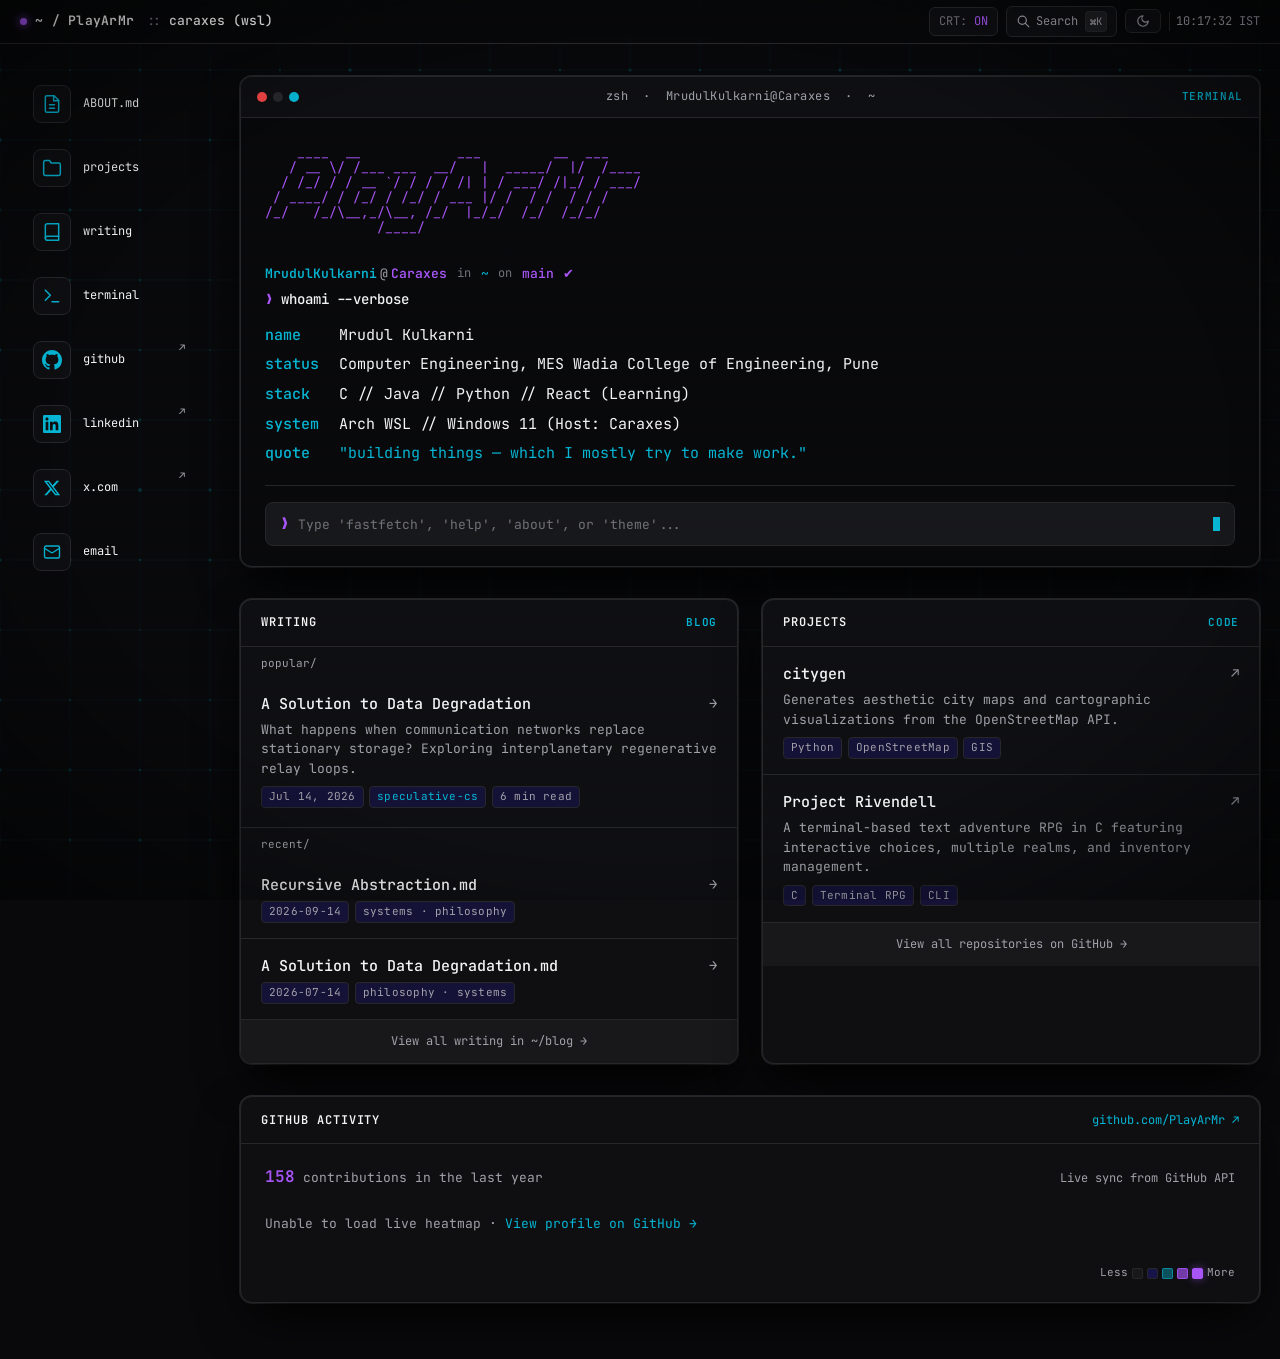
<file: index.html>
<!DOCTYPE html>
<html lang="en" data-theme="dark">
<head>
  <meta charset="UTF-8">
  <meta name="viewport" content="width=device-width, initial-scale=1.0">
  
  <title>Mrudul Kulkarni (@PlayArMr) — Portfolio</title>
  <meta name="description" content="Personal portfolio of Mrudul Kulkarni (@PlayArMr). Computer Engineering student, developer, and builder.">
  <meta name="author" content="Mrudul Kulkarni">

  <!-- Open Graph / Social Sharing -->
  <meta property="og:type" content="website">
  <meta property="og:url" content="https://mrudulkulkarni.vercel.app/">
  <meta property="og:title" content="Mrudul Kulkarni (@PlayArMr) — Portfolio">
  <meta property="og:description" content="Cyberpunk terminal &amp; desktop portfolio inspired by Max Leiter. Built with vanilla HTML/CSS/JS.">
  <meta property="og:site_name" content="PlayArMr Portfolio">

  <!-- Twitter Cards -->
  <meta name="twitter:card" content="summary">
  <meta name="twitter:creator" content="@PlayArMr2">
  <meta name="twitter:title" content="Mrudul Kulkarni (@PlayArMr) — Portfolio">
  <meta name="twitter:description" content="Cyberpunk terminal &amp; desktop portfolio inspired by Max Leiter.">

  <!-- Favicon -->
  <link rel="icon" href="data:image/svg+xml,<svg xmlns='http://www.w3.org/2000/svg' viewBox='0 0 24 24' fill='%2300f0ff'><text y='18' font-size='18' font-family='monospace'>❯_</text></svg>">

  <!-- Pre-apply theme from localStorage to avoid FOUC -->
  <script>
    (function() {
      try {
        const saved = localStorage.getItem('playarmr-theme') || 'dark';
        document.documentElement.setAttribute('data-theme', saved);
      } catch(e) {}
    })();
  </script>

  <link rel="stylesheet" href="./shared.css">
</head>
<body class="crt-active">

  <!-- ── Constellation Grid Ambient Background ───────────────────────────── -->
  <canvas id="constellation-grid-canvas" class="constellation-grid-canvas" aria-hidden="true"></canvas>

  <!-- ── Top Menubar (Max Leiter Style) ─────────────────────────────────── -->
  <header class="menubar" role="banner">
    <div class="menubar-left">
      <div class="menubar-brand">
        <span class="status-dot" aria-label="System status online"></span>
        <span>~ / PlayArMr</span>
      </div>
      <span class="breadcrumbs" aria-label="Breadcrumb">
        <span class="sep">::</span>
        <span class="current">caraxes (wsl)</span>
      </span>
    </div>

    <div class="menubar-right">
      <button class="menubar-btn" id="crt-toggle-btn" onclick="window.PlayArMr.toggleCRT()" title="Toggle CRT scanline shaders">
        <span style="opacity:0.7">CRT:</span> <span style="color:var(--green)">ON</span>
      </button>

      <button class="menubar-btn" onclick="window.PlayArMr.openPalette()" title="Search &amp; Commands (⌘K / Ctrl+K)">
        <svg width="13" height="13" viewBox="0 0 16 16" fill="none" stroke="currentColor" stroke-width="1.5" aria-hidden="true">
          <circle cx="6.5" cy="6.5" r="5"></circle>
          <line x1="10" y1="10" x2="15" y2="15"></line>
        </svg>
        <span>Search</span>
        <span class="kbd-shortcut">⌘K</span>
      </button>

      <button class="menubar-btn" onclick="window.PlayArMr.toggleTheme()" title="Toggle Dark/Light Theme" aria-label="Toggle Theme">
        <svg id="theme-icon" width="14" height="14" viewBox="0 0 24 24" fill="none" stroke="currentColor" stroke-width="2" stroke-linecap="round" stroke-linejoin="round" aria-hidden="true">
          <path d="M12 3a6 6 0 0 0 9 9 9 9 0 1 1-9-9Z"></path>
        </svg>
      </button>

      <time class="menubar-clock" id="menubar-clock">--:--:-- IST</time>
    </div>
  </header>

  <!-- ── Desktop Content Layout ─────────────────────────────────────────── -->
  <div class="desktop-wrapper">
    <div class="desktop-layout">

      <!-- Left Desktop Applications Navigation -->
      <nav class="desktop-apps" aria-label="Desktop Applications">
        <button class="app-icon" onclick="window.PlayArMr.openAboutModal()" title="View ABOUT.md">
          <div class="app-icon-symbol">
            <svg width="20" height="20" viewBox="0 0 24 24" fill="none" stroke="currentColor" stroke-width="1.8" stroke-linecap="round" stroke-linejoin="round">
              <path d="M14.5 2H6a2 2 0 0 0-2 2v16a2 2 0 0 0 2 2h12a2 2 0 0 0 2-2V7.5L14.5 2z"></path>
              <polyline points="14 2 14 8 20 8"></polyline>
              <line x1="9" y1="13" x2="15" y2="13"></line>
              <line x1="9" y1="17" x2="15" y2="17"></line>
            </svg>
          </div>
          <span class="app-icon-label">ABOUT.md</span>
        </button>

        <a class="app-icon" href="#projects-widget" title="View Projects">
          <div class="app-icon-symbol">
            <svg width="20" height="20" viewBox="0 0 24 24" fill="none" stroke="currentColor" stroke-width="1.8" stroke-linecap="round" stroke-linejoin="round">
              <path d="M22 19a2 2 0 0 1-2 2H4a2 2 0 0 1-2-2V5a2 2 0 0 1 2-2h5l2 3h9a2 2 0 0 1 2 2z"></path>
            </svg>
          </div>
          <span class="app-icon-label">projects</span>
        </a>

        <a class="app-icon" href="./page2.html" title="View Blog Posts">
          <div class="app-icon-symbol">
            <svg width="20" height="20" viewBox="0 0 24 24" fill="none" stroke="currentColor" stroke-width="1.8" stroke-linecap="round" stroke-linejoin="round">
              <path d="M4 19.5A2.5 2.5 0 0 1 6.5 17H20"></path>
              <path d="M6.5 2H20v20H6.5A2.5 2.5 0 0 1 4 19.5v-15A2.5 2.5 0 0 1 6.5 2z"></path>
            </svg>
          </div>
          <span class="app-icon-label">writing</span>
        </a>

        <button class="app-icon" onclick="focusCli()" title="Interactive CLI Terminal">
          <div class="app-icon-symbol">
            <svg width="20" height="20" viewBox="0 0 24 24" fill="none" stroke="currentColor" stroke-width="1.8" stroke-linecap="round" stroke-linejoin="round">
              <polyline points="4 17 10 11 4 5"></polyline>
              <line x1="12" y1="19" x2="20" y2="19"></line>
            </svg>
          </div>
          <span class="app-icon-label">terminal</span>
        </button>

        <a class="app-icon" href="https://github.com/PlayArMr" target="_blank" rel="noopener noreferrer" title="GitHub Profile">
          <div class="app-icon-symbol">
            <svg width="20" height="20" viewBox="0 0 24 24" fill="currentColor">
              <path d="M12 0C5.37 0 0 5.37 0 12c0 5.31 3.435 9.795 8.205 11.385.6.105.825-.255.825-.57 0-.285-.015-1.23-.015-2.235-3.015.555-3.795-.735-4.035-1.41-.135-.345-.72-1.41-1.23-1.695-.42-.225-1.02-.78-.015-.795.945-.015 1.62.87 1.845 1.23 1.08 1.815 2.805 1.305 3.495.99.105-.78.42-1.305.765-1.605-2.67-.3-5.46-1.335-5.46-5.925 0-1.305.465-2.385 1.23-3.225-.12-.3-.54-1.53.12-3.18 0 0 1.005-.315 3.3 1.23.96-.27 1.98-.405 3-.405s2.04.135 3 .405c2.295-1.56 3.3-1.23 3.3-1.23.66 1.65.24 2.88.12 3.18.765.84 1.23 1.905 1.23 3.225 0 4.605-2.805 5.625-5.475 5.925.435.375.81 1.095.81 2.22 0 1.605-.015 2.895-.015 3.3 0 .315.225.69.825.57A12.02 12.02 0 0 0 24 12c0-6.63-5.37-12-12-12z"/>
            </svg>
          </div>
          <span class="app-icon-label">github</span>
          <span class="app-icon-ext">↗</span>
        </a>

        <a class="app-icon" href="https://linkedin.com/in/kulkarni-mrudul" target="_blank" rel="noopener noreferrer" title="LinkedIn Profile">
          <div class="app-icon-symbol">
            <svg width="18" height="18" viewBox="0 0 24 24" fill="currentColor">
              <path d="M20.447 20.452h-3.554v-5.569c0-1.328-.027-3.037-1.852-3.037-1.853 0-2.136 1.445-2.136 2.939v5.667H9.351V9h3.414v1.561h.046c.477-.9 1.637-1.85 3.37-1.85 3.601 0 4.267 2.37 4.267 5.455v6.286zM5.337 7.433c-1.144 0-2.063-.926-2.063-2.065 0-1.138.92-2.063 2.063-2.063 1.14 0 2.064.925 2.064 2.063 0 1.139-.925 2.065-2.064 2.065zm1.782 13.019H3.555V9h3.564v11.452zM22.225 0H1.771C.792 0 0 .774 0 1.729v20.542C0 23.227.792 24 1.771 24h20.451C23.2 24 24 23.227 24 22.271V1.729C24 .774 23.2 0 22.222 0h.003z"/>
            </svg>
          </div>
          <span class="app-icon-label">linkedin</span>
          <span class="app-icon-ext">↗</span>
        </a>

        <a class="app-icon" href="https://x.com/PlayArMr2" target="_blank" rel="noopener noreferrer" title="X / Twitter Profile">
          <div class="app-icon-symbol">
            <svg width="18" height="18" viewBox="0 0 24 24" fill="currentColor">
              <path d="M18.244 2.25h3.308l-7.227 8.26 8.502 11.24H16.17l-5.214-6.817L4.99 21.75H1.68l7.73-8.835L1.254 2.25H8.08l4.713 6.231zm-1.161 17.52h1.833L7.084 4.126H5.117z"/>
            </svg>
          </div>
          <span class="app-icon-label">x.com</span>
          <span class="app-icon-ext">↗</span>
        </a>

        <button class="app-icon" onclick="window.PlayArMr.copyEmail()" title="Copy Email Address">
          <div class="app-icon-symbol">
            <svg width="18" height="18" viewBox="0 0 24 24" fill="none" stroke="currentColor" stroke-width="1.8" stroke-linecap="round" stroke-linejoin="round">
              <rect width="20" height="16" x="2" y="4" rx="2"></rect>
              <path d="m22 7-8.97 5.7a1.94 1.94 0 0 1-2.06 0L2 7"></path>
            </svg>
          </div>
          <span class="app-icon-label">email</span>
        </button>
      </nav>

      <!-- Main Desktop Workspace (Widgets & Cards) -->
      <main class="desktop-workspace" role="main">

        <!-- ── Card 1: Hero Terminal (Glitch ASCII & whoami & Interactive CLI) ── -->
        <section class="window-card hero-terminal" id="terminal-widget" aria-label="Terminal Session">
          <div class="window-header">
            <div class="window-dots">
              <span class="window-dot red"></span>
              <span class="window-dot yellow"></span>
              <span class="window-dot green"></span>
            </div>
            <div class="window-title">zsh &nbsp;·&nbsp; MrudulKulkarni@Caraxes &nbsp;·&nbsp; ~</div>
            <span class="window-tag">terminal</span>
          </div>

          <div class="window-body">
            <!-- Glitch ASCII Banner -->
            <div class="ascii-container">
              <pre class="ascii-art" aria-label="PlayArMr ASCII Logo" data-ascii="    ____  __            ___         __  ___    
   / __ \/ /___ ___  __/   |  _____/  |/  /____
  / /_/ / / __ `/ / / / /| | / ___/ /|_/ / ___/
 / ____/ / /_/ / /_/ / ___ |/ /  / /  / / /    
/_/   /_/\__,_/\__, /_/  |_/_/  /_/  /_/_/     
              /____/                           ">    ____  __            ___         __  ___    
   / __ \/ /___ ___  __/   |  _____/  |/  /____
  / /_/ / / __ `/ / / / /| | / ___/ /|_/ / ___/
 / ____/ / /_/ / /_/ / ___ |/ /  / /  / / /    
/_/   /_/\__,_/\__, /_/  |_/_/  /_/  /_/_/     
              /____/                           </pre>
            </div>

            <!-- Starship Prompt -->
            <div class="prompt-group">
              <div class="prompt-line-top">
                <span class="prompt-segment">
                  <span class="seg-user">MrudulKulkarni</span><span class="seg-at">@</span><span class="seg-host">Caraxes</span>
                </span>
                <span class="seg-in">in</span>
                <span class="prompt-segment">
                  <span class="seg-dir">~</span>
                </span>
                <span class="seg-in">on</span>
                <span class="prompt-segment">
                  <span class="seg-branch">main</span>
                </span>
                <span class="seg-ok" title="Exit code 0">✔</span>
              </div>
              <div class="prompt-cmd-line">
                <span class="prompt-arrow">❯</span>
                <span class="prompt-cmd">whoami --verbose</span>
              </div>
            </div>

            <!-- Profile Info Grid -->
            <div class="whoami-grid">
              <span class="whoami-key">name</span>
              <span class="whoami-val">Mrudul Kulkarni</span>

              <span class="whoami-key">status</span>
              <span class="whoami-val">Computer Engineering, MES Wadia College of Engineering, Pune</span>

              <span class="whoami-key">stack</span>
              <span class="whoami-val">C // Java // Python // React (Learning)</span>

              <span class="whoami-key">system</span>
              <span class="whoami-val">Arch WSL // Windows 11 (Host: Caraxes)</span>

              <span class="whoami-key">quote</span>
              <span class="whoami-val" style="color:var(--yellow);">&quot;building things — which I mostly try to make work.&quot;</span>
            </div>

            <hr class="terminal-divider">

            <!-- Interactive CLI Prompt -->
            <div class="interactive-cli">
              <span class="prompt-arrow">❯</span>
              <input type="text" id="cli-input" placeholder="Type 'fastfetch', 'help', 'about', or 'theme'..." autocomplete="off" spellcheck="false">
              <span class="cursor-blink"></span>
            </div>
            <div class="cli-output" id="cli-output"></div>
          </div>
        </section>

        <!-- ── Cards Grid (Writing & Projects - Max Leiter Style) ────────────── -->
        <div class="widgets-grid">

          <!-- ── Card 2: Writing Widget ── -->
          <section class="window-card" id="writing-widget" aria-label="Writing and Blog Posts">
            <div class="widget-card-header">
              <h2 class="widget-title">Writing</h2>
              <span class="window-tag">blog</span>
            </div>

            <div class="widget-subtitle">popular/</div>
            <ul class="widget-list">
              <li class="widget-item">
                <a class="widget-item-link" href="./a-solution-to-data-degradation.html">
                  <div class="widget-item-head">
                    <h3 class="widget-item-title">A Solution to Data Degradation</h3>
                    <span class="widget-item-arrow">→</span>
                  </div>
                  <p class="widget-item-desc">What happens when communication networks replace stationary storage? Exploring interplanetary regenerative relay loops.</p>
                  <div class="widget-tags">
                    <span class="tag-pill">Jul 14, 2026</span>
                    <span class="tag-pill" style="color:var(--cyan)">speculative-cs</span>
                    <span class="tag-pill">6 min read</span>
                  </div>
                </a>
              </li>
            </ul>

            <div class="widget-subtitle" style="border-top: 1px solid var(--border-subtle); margin-top: 0.25rem;">recent/</div>
            <ul class="widget-list">
              <li class="widget-item">
                <a class="widget-item-link" href="./recursive-abstraction.html">
                  <div class="widget-item-head">
                    <h3 class="widget-item-title">Recursive Abstraction.md</h3>
                    <span class="widget-item-arrow">→</span>
                  </div>
                  <div class="widget-tags">
                    <span class="tag-pill">2026-09-14</span>
                    <span class="tag-pill">systems &middot; philosophy</span>
                  </div>
                </a>
              </li>
              <li class="widget-item">
                <a class="widget-item-link" href="./a-solution-to-data-degradation.html">
                  <div class="widget-item-head">
                    <h3 class="widget-item-title">A Solution to Data Degradation.md</h3>
                    <span class="widget-item-arrow">→</span>
                  </div>
                  <div class="widget-tags">
                    <span class="tag-pill">2026-07-14</span>
                    <span class="tag-pill">philosophy &middot; systems</span>
                  </div>
                </a>
              </li>
            </ul>

            <a class="widget-footer-link" href="./page2.html">
              View all writing in ~/blog &rarr;
            </a>
          </section>

          <!-- ── Card 3: Projects Widget ── -->
          <section class="window-card" id="projects-widget" aria-label="Featured Projects">
            <div class="widget-card-header">
              <h2 class="widget-title">Projects</h2>
              <span class="window-tag">code</span>
            </div>

            <ul class="widget-list">
              <li class="widget-item">
                <a class="widget-item-link" href="https://github.com/PlayArMr/citygen" target="_blank" rel="noopener noreferrer">
                  <div class="widget-item-head">
                    <h3 class="widget-item-title">citygen</h3>
                    <span class="widget-item-arrow">↗</span>
                  </div>
                  <p class="widget-item-desc">Generates aesthetic city maps and cartographic visualizations from the OpenStreetMap API.</p>
                  <div class="widget-tags">
                    <span class="tag-pill">Python</span>
                    <span class="tag-pill">OpenStreetMap</span>
                    <span class="tag-pill">GIS</span>
                  </div>
                </a>
              </li>

              <li class="widget-item">
                <a class="widget-item-link" href="https://github.com/PlayArMr/Project_Rivendell" target="_blank" rel="noopener noreferrer">
                  <div class="widget-item-head">
                    <h3 class="widget-item-title">Project Rivendell</h3>
                    <span class="widget-item-arrow">↗</span>
                  </div>
                  <p class="widget-item-desc">A terminal-based text adventure RPG in C featuring interactive choices, multiple realms, and inventory management.</p>
                  <div class="widget-tags">
                    <span class="tag-pill">C</span>
                    <span class="tag-pill">Terminal RPG</span>
                    <span class="tag-pill">CLI</span>
                  </div>
                </a>
              </li>
            </ul>

            <a class="widget-footer-link" href="https://github.com/PlayArMr" target="_blank" rel="noopener noreferrer">
              View all repositories on GitHub &rarr;
            </a>
          </section>

        </div>

        <!-- ── Card 4: GitHub Activity Heatmap ── -->
        <section class="window-card heatmap-widget" id="github-widget" aria-label="GitHub Contributions">
          <div class="widget-card-header">
            <h2 class="widget-title">GitHub Activity</h2>
            <a href="https://github.com/PlayArMr" target="_blank" rel="noopener noreferrer" style="font-size: 0.75rem; color: var(--cyan);">
              github.com/PlayArMr ↗
            </a>
          </div>

          <div class="window-body">
            <div class="heatmap-summary">
              <div>
                <strong id="github-count">--</strong> contributions in the last year
              </div>
              <div style="font-size: 0.75rem; color: var(--fg-dim);">
                Live sync from GitHub API
              </div>
            </div>

            <div class="heatmap-container" id="github-heatmap-container">
              <div style="color:var(--fg-dim); font-size:0.8125rem; padding: 0.5rem 0;" id="github-status">
                Fetching verified contribution graph...
              </div>
            </div>

            <div class="heatmap-legend">
              <span>Less</span>
              <span class="heat-cell" data-level="0"></span>
              <span class="heat-cell" data-level="1"></span>
              <span class="heat-cell" data-level="2"></span>
              <span class="heat-cell" data-level="3"></span>
              <span class="heat-cell" data-level="4"></span>
              <span>More</span>
            </div>
          </div>
        </section>

      </main>
    </div>
  </div>

  <!-- ── Command Palette Modal (⌘K / Ctrl+K) ────────────────────────────── -->
  <div id="palette-overlay" class="palette-overlay" role="dialog" aria-modal="true" aria-label="Command Palette">
    <div class="palette-modal">
      <div class="palette-input-wrap">
        <svg width="16" height="16" viewBox="0 0 16 16" fill="none" stroke="currentColor" stroke-width="1.8" style="color:var(--cyan)">
          <circle cx="6.5" cy="6.5" r="5"></circle>
          <line x1="10" y1="10" x2="15" y2="15"></line>
        </svg>
        <input type="text" id="palette-input" class="palette-input" placeholder="Search posts, projects, or commands..." autocomplete="off" spellcheck="false">
        <span class="kbd-shortcut" style="color:var(--fg-dim); font-size:0.75rem;">ESC to exit</span>
      </div>
      <div id="palette-results" class="palette-results"></div>
    </div>
  </div>

  <!-- ── About Modal (ABOUT.md) ─────────────────────────────────────────── -->
  <div id="about-modal-overlay" class="about-modal-overlay" role="dialog" aria-modal="true" aria-label="About Me">
    <div class="about-modal">
      <div class="window-header">
        <div class="window-dots">
          <span class="window-dot red" onclick="window.PlayArMr.closeAboutModal()" style="cursor:pointer;" title="Close"></span>
          <span class="window-dot yellow"></span>
          <span class="window-dot green"></span>
        </div>
        <div class="window-title">cat ~/ABOUT.md</div>
        <button onclick="window.PlayArMr.closeAboutModal()" style="color:var(--fg-dim); font-size:1rem; cursor:pointer;" title="Close">✕</button>
      </div>
      <div class="about-content">
        <h2>About Mrudul Kulkarni</h2>
        <p>I am a Computer Engineering student at <strong>MES Wadia College of Engineering, Pune</strong>, with a passion for low-level systems, developer tooling, and creative computing.</p>
        <p>Most of my time is spent experimenting with <strong>C</strong>, <strong>Java</strong>, and <strong>Python</strong>, building everything from terminal text engines to OpenStreetMap geodata utilities, while diving into modern web frontend architecture with React.</p>
        <p>Beyond code, I am fascinated by philosophy, linguistics, and speculative fiction — particularly the idea of treating data and networks not merely as static infrastructure, but as living physical processes in motion.</p>
        <hr class="terminal-divider">
        <p style="font-size:0.8125rem; color:var(--fg-dim);">
          Reach out: <a href="#" data-email-target class="article-accent">loading email...</a> &bull;
          <a href="https://github.com/PlayArMr" target="_blank" rel="noopener noreferrer" class="article-accent">github.com/PlayArMr ↗</a>
        </p>
      </div>
    </div>
  </div>

  <!-- Shared JavaScript Engine -->
  <script src="./shared.js"></script>

  <!-- Page-specific Interactive Scripts -->
  <script>
    function focusCli() {
      const input = document.getElementById('cli-input');
      if (input) {
        input.focus();
        input.scrollIntoView({ behavior: 'smooth', block: 'center' });
      }
    }

    // Interactive Terminal CLI Logic
    (function initTerminalCLI() {
      const input = document.getElementById('cli-input');
      const output = document.getElementById('cli-output');
      if (!input || !output) return;

      const history = [];
      let historyIdx = -1;

      input.addEventListener('keydown', (e) => {
        if (e.key === 'Enter') {
          const raw = input.value.trim();
          input.value = '';
          if (!raw) return;
          history.push(raw);
          historyIdx = history.length;
          handleCommand(raw);
        } else if (e.key === 'ArrowUp') {
          if (historyIdx > 0) {
            historyIdx--;
            input.value = history[historyIdx];
          }
        } else if (e.key === 'ArrowDown') {
          if (historyIdx < history.length - 1) {
            historyIdx++;
            input.value = history[historyIdx];
          } else {
            historyIdx = history.length;
            input.value = '';
          }
        }
      });

      function handleCommand(cmd) {
        const parts = cmd.split(' ').filter(Boolean);
        const action = parts[0].toLowerCase();
        output.classList.add('active');

        let res = '';
        switch (action) {
          case 'help':
            res = `<div style="color:var(--cyan)">Available commands:</div>
            <div>&bull; <strong>fastfetch</strong>: Display system specifications &amp; host stats</div>
            <div>&bull; <strong>help</strong>: Show this message</div>
            <div>&bull; <strong>whoami</strong>: Display system &amp; user profile</div>
            <div>&bull; <strong>about</strong> / <strong>cat about</strong>: Read ABOUT.md in modal</div>
            <div>&bull; <strong>projects</strong> / <strong>ls</strong>: View software projects</div>
            <div>&bull; <strong>posts</strong> / <strong>blog</strong>: View written articles</div>
            <div>&bull; <strong>theme</strong>: Toggle light / dark theme</div>
            <div>&bull; <strong>crt</strong>: Toggle CRT scanlines</div>
            <div>&bull; <strong>date</strong>: Print current time in IST</div>
            <div>&bull; <strong>contact</strong>: Show email address</div>
            <div>&bull; <strong>clear</strong>: Clear terminal history</div>
            <div>&bull; <strong>matrix</strong>: Wake up, Neo...</div>`;
            break;

          case 'fastfetch':
          case 'neofetch':
          case 'fetch':
            res = `
            <div class="fastfetch-container">
              <pre class="fastfetch-logo" aria-hidden="true"><span style="color:var(--cyan)">      /\\
     /  \\
    /\\   \\
   /      \\
</span><span style="color:var(--blue)">  /   ,,   \\
 /   |  |  -\\
/_-''    ''-_\\</span></pre>
              <div class="fastfetch-info">
                <div><span style="color:var(--cyan); font-weight:700;">MrudulKulkarni</span><span style="color:var(--fg-dim);">@</span><span style="color:var(--purple); font-weight:700;">Caraxes</span></div>
                <div style="color:var(--border-subtle); line-height:1; margin-bottom:4px;">---------------------</div>
                <div><span class="ff-key">OS:</span> <span class="ff-val">Arch Linux x86_64</span></div>
                <div><span class="ff-key">Host:</span> <span class="ff-val">Caraxes Workstation (Custom Build)</span></div>
                <div><span class="ff-key">Kernel:</span> <span class="ff-val">Linux 6.10.9-zen1-1-zen</span></div>
                <div><span class="ff-key">Uptime:</span> <span class="ff-val">23 days, 14 hours, 42 mins</span></div>
                <div><span class="ff-key">Packages:</span> <span class="ff-val">1142 (pacman), 28 (cargo)</span></div>
                <div><span class="ff-key">Shell:</span> <span class="ff-val">zsh 5.9</span></div>
                <div><span class="ff-key">Display:</span> <span class="ff-val">2560x1440 @ 165Hz</span></div>
                <div><span class="ff-key">DE/WM:</span> <span class="ff-val">Hyprland (Wayland)</span></div>
                <div><span class="ff-key">Theme:</span> <span class="ff-val">PlayArMr Cyberpunk / Retro Workstation</span></div>
                <div><span class="ff-key">Terminal:</span> <span class="ff-val">PlayArMr-WebCLI / kitty</span></div>
                <div><span class="ff-key">CPU:</span> <span class="ff-val">AMD Ryzen 7 5800X (16) @ 4.70GHz</span></div>
                <div><span class="ff-key">GPU:</span> <span class="ff-val">NVIDIA GeForce RTX 3070 Ti</span></div>
                <div><span class="ff-key">Memory:</span> <span class="ff-val">14.2 GiB / 32.0 GiB (44%)</span></div>
                <div style="margin-top:6px; line-height:1;">
                  <span style="color:var(--muted)">███</span><span style="color:var(--secondary)">███</span><span style="color:var(--border)">███</span><span style="color:var(--destructive)">███</span><span style="color:var(--primary)">███</span><span style="color:var(--fg-dim)">███</span><span style="color:var(--fg)">███</span><span style="color:var(--primary)">███</span>
                </div>
                <div style="line-height:1;">
                  <span style="color:var(--bg-alt)">███</span><span style="color:var(--secondary)">███</span><span style="color:var(--border-subtle)">███</span><span style="color:var(--destructive)">███</span><span style="color:var(--accent)">███</span><span style="color:var(--fg-faint)">███</span><span style="color:var(--fg)">███</span><span style="color:var(--primary)">███</span>
                </div>
              </div>
            </div>`;
            break;

          case 'whoami':
            res = `<div style="color:var(--green)">Mrudul Kulkarni</div>
            <div>Computer Engineering @ MES Wadia College of Engineering, Pune</div>
            <div>Stack: C // Java // Python // React (Learning)</div>`;
            break;

          case 'cat':
            if (parts[1] && parts[1].toLowerCase().includes('about')) {
              window.PlayArMr.openAboutModal();
              res = `<div style="color:var(--cyan)">Opening ABOUT.md modal...</div>`;
            } else {
              res = `<div>cat: ${parts[1] || 'missing file'}: No such file or directory. Try 'cat about'.</div>`;
            }
            break;

          case 'about':
            window.PlayArMr.openAboutModal();
            res = `<div style="color:var(--cyan)">Opening ABOUT.md modal...</div>`;
            break;

          case 'projects':
          case 'ls':
            res = `<div style="color:var(--cyan)">Projects:</div>
            <div>1. <a href="https://github.com/PlayArMr/citygen" target="_blank" style="color:var(--yellow)">citygen</a> - OpenStreetMap vector/raster city map generator [Python]</div>
            <div>2. <a href="https://github.com/PlayArMr/Project_Rivendell" target="_blank" style="color:var(--yellow)">Project Rivendell</a> - Terminal interactive text RPG [C]</div>`;
            break;

          case 'posts':
          case 'blog':
            window.location.href = './page2.html';
            res = `<div style="color:var(--cyan)">Navigating to ~/blog...</div>`;
            break;

          case 'theme':
            window.PlayArMr.toggleTheme();
            res = `<div style="color:var(--cyan)">Theme switched.</div>`;
            break;

          case 'crt':
            window.PlayArMr.toggleCRT();
            res = `<div style="color:var(--cyan)">CRT scanlines toggled.</div>`;
            break;

          case 'date':
            res = `<div>${new Date().toUTCString()} (IST: ${document.getElementById('menubar-clock').textContent})</div>`;
            break;

          case 'contact':
          case 'email':
            window.PlayArMr.copyEmail();
            res = `<div style="color:var(--green)">Email: dev.playarmr@protonmail.com (Copied to clipboard!)</div>`;
            break;

          case 'clear':
            output.innerHTML = '';
            output.classList.remove('active');
            return;

          case 'matrix':
            res = `<div style="color:var(--green); font-family:monospace;">
            01010111 01100001 01101011 01100101 00100000 01110101 01110000 00101100 00100000 01001110 01100101 01101111 00101110 00101110 00101110<br>
            Follow the white rabbit. 🐇
            </div>`;
            break;

          case 'sudo':
            res = `<div style="color:var(--red)">Permission denied: You already have root access on Caraxes.</div>`;
            break;

          default:
            res = `<div style="color:var(--destructive)">zsh: command not found: ${parts[0]}. Type <span style="color:var(--primary)">'help'</span> for available commands.</div>`;
        }

        output.innerHTML = `
          <div style="margin-bottom:0.4rem;">
            <span style="color:var(--primary)">❯</span> <span style="color:var(--fg)">${cmd}</span>
          </div>
          <div style="margin-bottom:0.75rem; padding-left:0.75rem; border-left:2px solid var(--border);">${res}</div>
        `;
      }

      // Export runner so external UI (e.g. command palette or URL param) can trigger commands
      if (window.PlayArMr) {
        window.PlayArMr.runCliCommand = function (commandText) {
          focusCli();
          input.value = '';
          history.push(commandText);
          historyIdx = history.length;
          handleCommand(commandText);
          output.scrollIntoView({ behavior: 'smooth', block: 'nearest' });
        };
      }
    })();

    // Check for ?cmd=... in URL to automatically run on load
    (function checkUrlCommand() {
      const urlParams = new URLSearchParams(window.location.search);
      const initialCmd = urlParams.get('cmd');
      if (initialCmd && window.PlayArMr && typeof window.PlayArMr.runCliCommand === 'function') {
        setTimeout(() => {
          window.PlayArMr.runCliCommand(initialCmd);
        }, 150);
      }
    })();

    // GitHub Contribution Heatmap Fetcher (Accurate 52-week trailing calendar)
    (function initGitHubHeatmap() {
      const container = document.getElementById('github-heatmap-container');
      const countEl = document.getElementById('github-count');
      if (!container) return;

      const API = 'https://github-contributions-api.jogruber.de/v4/PlayArMr';

      fetch(API)
        .then(res => {
          if (!res.ok) throw new Error('API status ' + res.status);
          return res.json();
        })
        .then(data => {
          const list = Array.isArray(data.contributions) ? data.contributions.flat() : [];
          if (!list || list.length === 0) throw new Error('Empty contributions data');

          // Build O(1) map of date string -> contribution data
          const byDate = new Map(list.map(item => [item.date, item]));

          const today = new Date();
          today.setHours(0, 0, 0, 0);

          // Trailing 52 weeks aligned from Sunday to Saturday
          const first = new Date(today);
          first.setDate(first.getDate() - 364);
          first.setDate(first.getDate() - first.getDay()); // Sunday start

          const last = new Date(today);
          last.setDate(last.getDate() + (6 - last.getDay())); // Saturday end

          const days = [];
          for (let d = new Date(first); d <= last; d.setDate(d.getDate() + 1)) {
            days.push(new Date(d));
          }

          const weeks = Math.ceil(days.length / 7);

          // Calculate verified total for the trailing 365 days
          const oneYearAgo = new Date(today);
          oneYearAgo.setDate(oneYearAgo.getDate() - 365);

          let totalLastYear = 0;
          days.forEach(d => {
            if (d >= oneYearAgo && d <= today) {
              const y = d.getFullYear();
              const m = String(d.getMonth() + 1).padStart(2, '0');
              const day = String(d.getDate()).padStart(2, '0');
              const dateStr = `${y}-${m}-${day}`;
              const item = byDate.get(dateStr);
              if (item && item.count) {
                totalLastYear += Number(item.count);
              }
            }
          });

          if (countEl) countEl.textContent = totalLastYear;

          // Generate Month Labels
          const monthSpans = Array.from({ length: weeks }, (_, w) => {
            const d = days[w * 7];
            const prev = w > 0 ? days[(w - 1) * 7] : null;
            const isNewMonth = d && (!prev || d.getMonth() !== prev.getMonth());
            return `<span style="flex:1 0 0; min-width:14px; overflow:visible;">${isNewMonth ? d.toLocaleString('en-US', { month: 'short' }) : ''}</span>`;
          }).join('');

          // Generate Grid Cells
          const cellsHtml = days.map(d => {
            const isFuture = d > today;
            const y = d.getFullYear();
            const m = String(d.getMonth() + 1).padStart(2, '0');
            const day = String(d.getDate()).padStart(2, '0');
            const dateStr = `${y}-${m}-${day}`;

            if (isFuture) {
              return `<span class="heat-cell" data-future="true"></span>`;
            }

            const item = byDate.get(dateStr) || { count: 0, level: 0 };
            const count = Number(item.count || 0);
            const level = item.level !== undefined ? item.level : (count >= 10 ? 4 : count >= 5 ? 3 : count >= 2 ? 2 : count > 0 ? 1 : 0);
            const formattedDate = d.toLocaleDateString('en-US', { month: 'short', day: 'numeric', year: 'numeric' });
            const title = count === 0 ? `No contributions on ${formattedDate}` : `${count} contribution${count === 1 ? '' : 's'} on ${formattedDate}`;

            return `<span class="heat-cell" data-level="${level}" title="${title}" aria-label="${title}"></span>`;
          }).join('');

          // Inject full layout into container
          container.innerHTML = `
            <div class="heatmap-months">${monthSpans}</div>
            <div class="heatmap-body">
              <div class="heatmap-days" aria-hidden="true">
                <span></span>
                <span>Mon</span>
                <span></span>
                <span>Wed</span>
                <span></span>
                <span>Fri</span>
                <span></span>
              </div>
              <div class="heatmap-grid" style="grid-template-columns: repeat(${weeks}, 11px);">
                ${cellsHtml}
              </div>
            </div>
          `;
        })
        .catch(err => {
          console.warn('GitHub Graph fallback:', err);
          if (countEl) countEl.textContent = '158';
          container.innerHTML = `
            <div style="font-size:0.8125rem; color:var(--fg-dim); padding:0.5rem 0;">
              Unable to load live heatmap &middot; <a href="https://github.com/PlayArMr" target="_blank" rel="noopener noreferrer" style="color:var(--cyan)">View profile on GitHub &rarr;</a>
            </div>
          `;
        });
    })();
  </script>
</body>
</html>
</file>
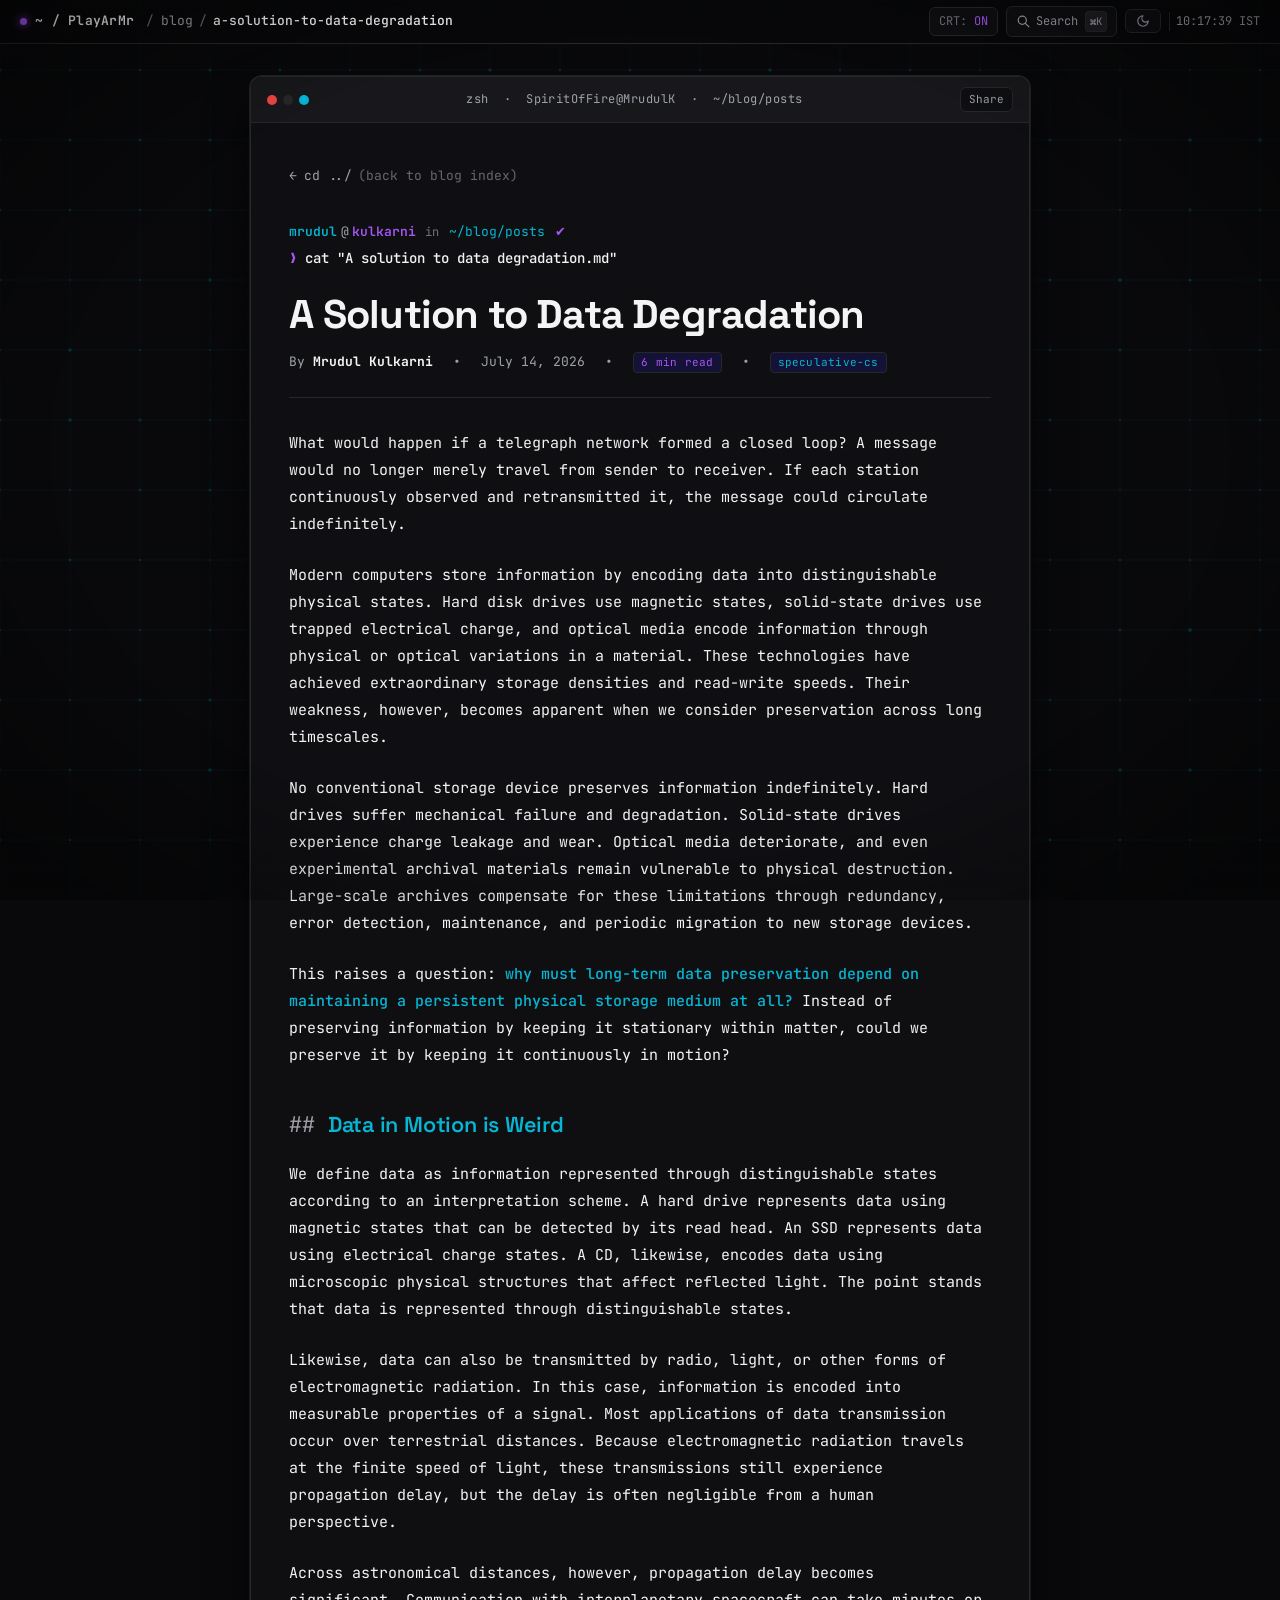
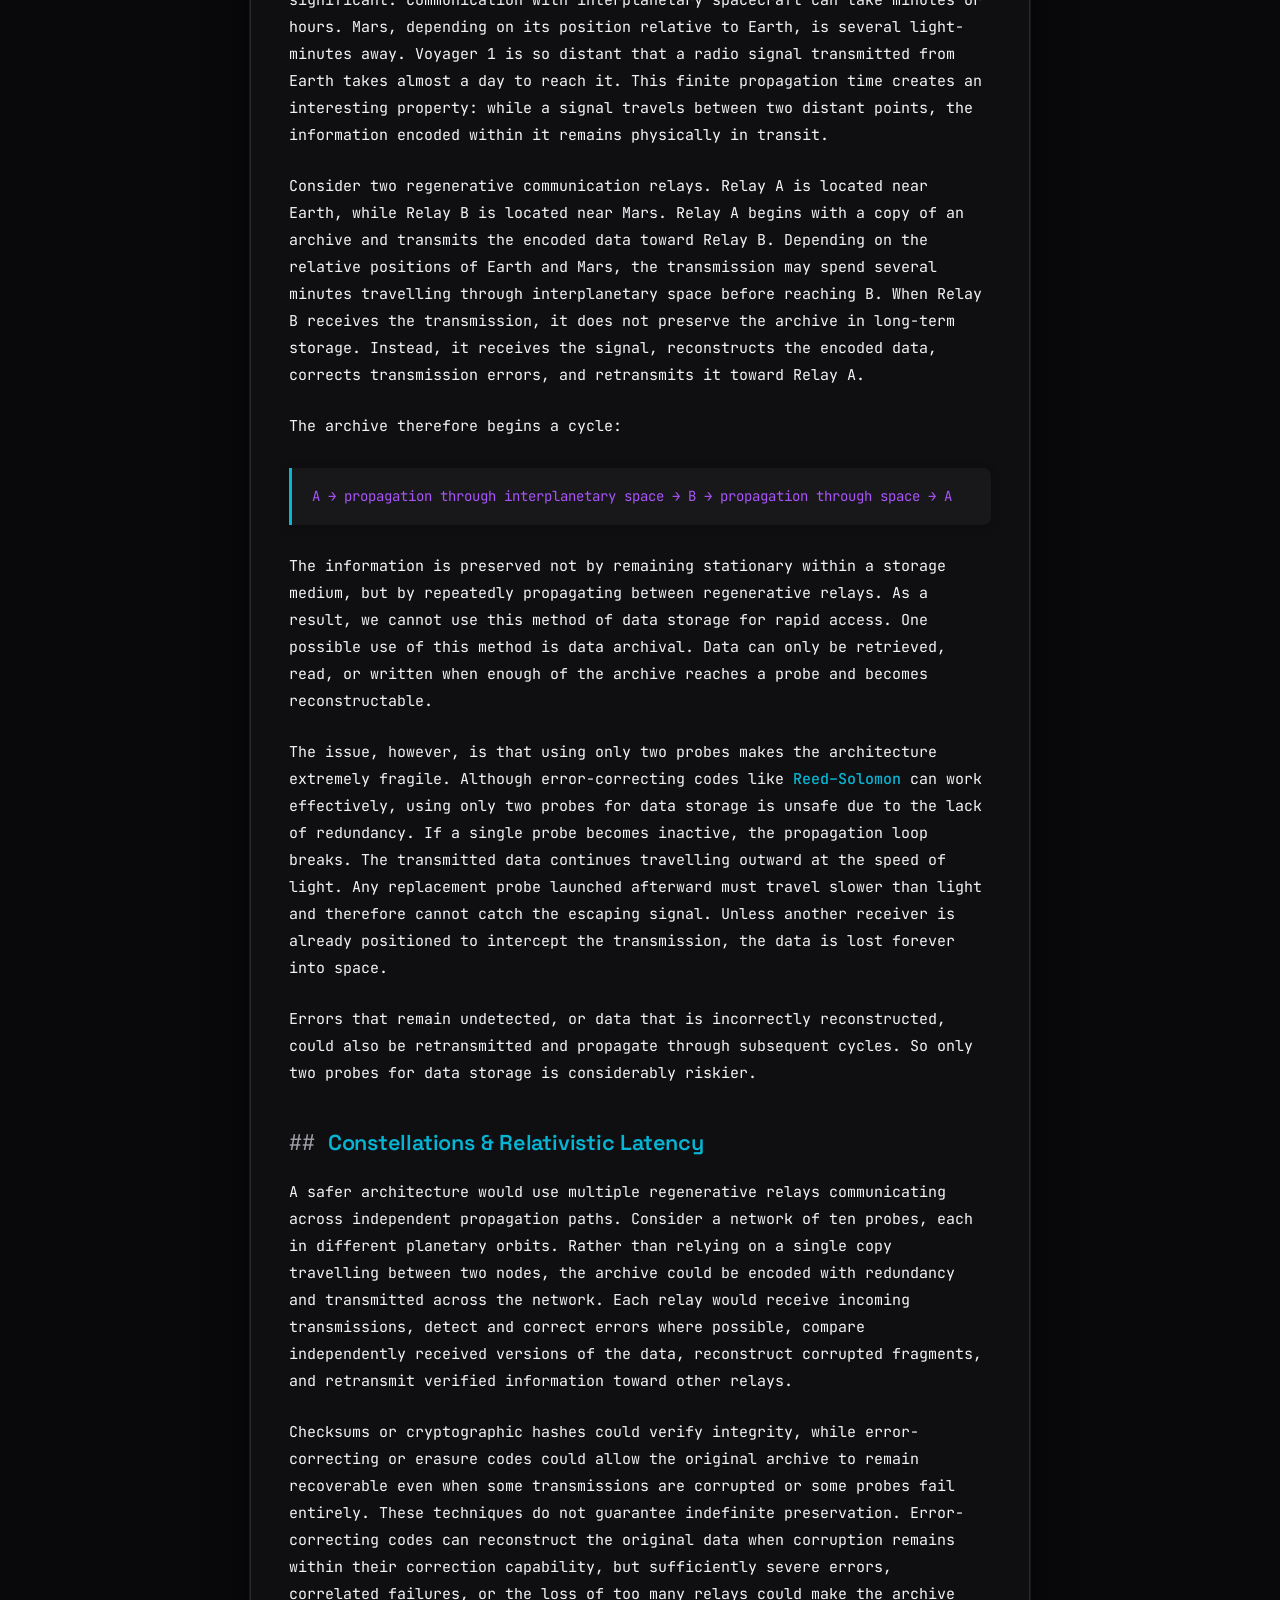
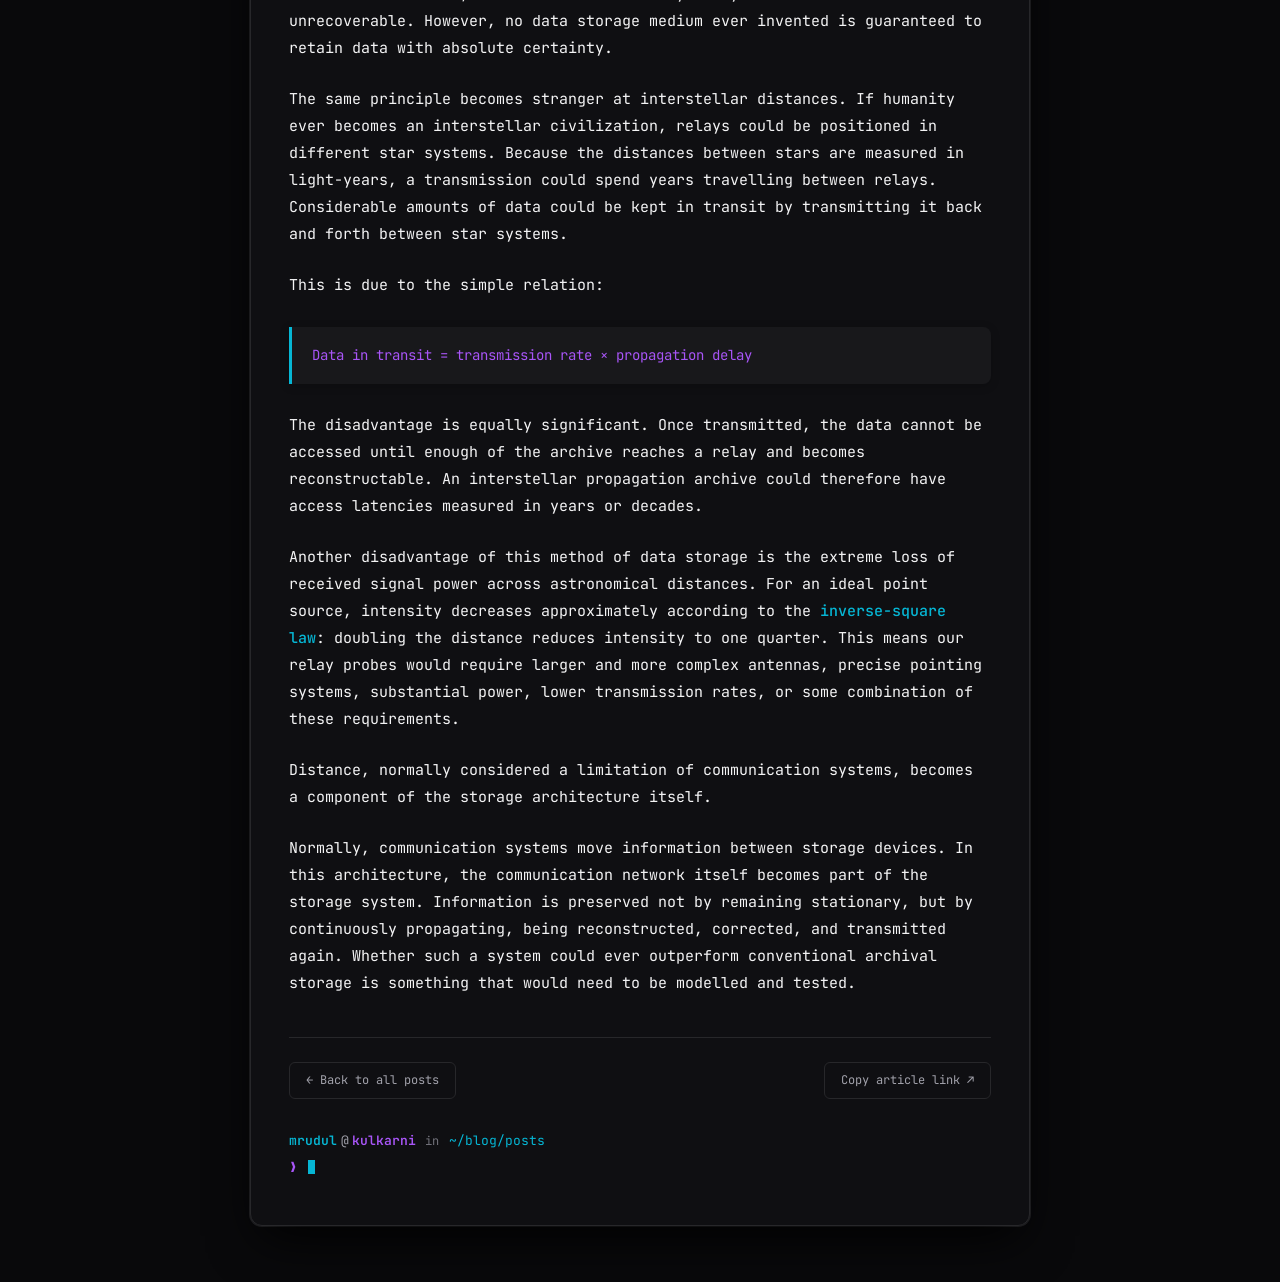
<file: a-solution-to-data-degradation.html>
<!DOCTYPE html>
<html lang="en" data-theme="dark">
<head>
  <meta charset="UTF-8">
  <meta name="viewport" content="width=device-width, initial-scale=1.0">
  <title>A Solution to Data Degradation — mrudul@kulkarni</title>
  <meta name="description" content="What happens when communication networks replace stationary storage? A speculative architecture on preserving data continuously in motion through interplanetary regenerative relays.">
  <meta name="author" content="Mrudul Kulkarni">

  <!-- Open Graph -->
  <meta property="og:type" content="article">
  <meta property="og:title" content="A Solution to Data Degradation — Mrudul Kulkarni">
  <meta property="og:description" content="Preserving data by keeping it continuously in motion across deep space relay loops.">
  <meta property="article:published_time" content="2026-07-14">
  <meta property="article:author" content="Mrudul Kulkarni">

  <!-- Favicon -->
  <link rel="icon" href="data:image/svg+xml,<svg xmlns='http://www.w3.org/2000/svg' viewBox='0 0 24 24' fill='%2300f0ff'><text y='18' font-size='18' font-family='monospace'>❯_</text></svg>">

  <!-- Pre-apply theme -->
  <script>
    (function() {
      try {
        const saved = localStorage.getItem('playarmr-theme') || 'dark';
        document.documentElement.setAttribute('data-theme', saved);
      } catch(e) {}
    })();
  </script>

  <link rel="stylesheet" href="./shared.css">
</head>
<body class="crt-active">

  <!-- ── Constellation Grid Ambient Background ───────────────────────────── -->
  <canvas id="constellation-grid-canvas" class="constellation-grid-canvas" aria-hidden="true"></canvas>

  <!-- ── Top Menubar (Max Leiter Style) ─────────────────────────────────── -->
  <header class="menubar" role="banner">
    <div class="menubar-left">
      <div class="menubar-brand">
        <span class="status-dot" aria-label="System status online"></span>
        <a href="./index.html" style="color:var(--fg); font-weight:600;">~ / PlayArMr</a>
      </div>
      <nav class="breadcrumbs" aria-label="Breadcrumb">
        <span class="sep">/</span>
        <a href="./page2.html">blog</a>
        <span class="sep">/</span>
        <span class="current" title="a-solution-to-data-degradation.md">a-solution-to-data-degradation</span>
      </nav>
    </div>

    <div class="menubar-right">
      <button class="menubar-btn" id="crt-toggle-btn" onclick="window.PlayArMr.toggleCRT()" title="Toggle CRT scanlines">
        <span style="opacity:0.7">CRT:</span> <span style="color:var(--green)">ON</span>
      </button>

      <button class="menubar-btn" onclick="window.PlayArMr.openPalette()" title="Search (⌘K / Ctrl+K)">
        <svg width="13" height="13" viewBox="0 0 16 16" fill="none" stroke="currentColor" stroke-width="1.5" aria-hidden="true">
          <circle cx="6.5" cy="6.5" r="5"></circle>
          <line x1="10" y1="10" x2="15" y2="15"></line>
        </svg>
        <span>Search</span>
        <span class="kbd-shortcut">⌘K</span>
      </button>

      <button class="menubar-btn" onclick="window.PlayArMr.toggleTheme()" title="Toggle Theme" aria-label="Toggle Theme">
        <svg id="theme-icon" width="14" height="14" viewBox="0 0 24 24" fill="none" stroke="currentColor" stroke-width="2" stroke-linecap="round" stroke-linejoin="round" aria-hidden="true">
          <path d="M12 3a6 6 0 0 0 9 9 9 9 0 1 1-9-9Z"></path>
        </svg>
      </button>

      <time class="menubar-clock" id="menubar-clock">--:--:-- IST</time>
    </div>
  </header>

  <!-- ── Article Reader Container ───────────────────────────────────────── -->
  <div class="desktop-wrapper" style="max-width: 820px;">
    
    <div class="window-card">
      <div class="window-header">
        <div class="window-dots">
          <a href="./page2.html" class="window-dot red" title="cd ../ (Back to Blog)"></a>
          <span class="window-dot yellow"></span>
          <span class="window-dot green"></span>
        </div>
        <div class="window-title">zsh &nbsp;·&nbsp; SpiritOfFire@MrudulK &nbsp;·&nbsp; ~/blog/posts</div>
        <button onclick="copyArticleUrl()" class="menubar-btn" style="padding: 0.15rem 0.5rem; font-size:0.6875rem;">
          <span>Share</span>
        </button>
      </div>

      <div class="window-body" style="padding: clamp(1.25rem, 3vw, 2.5rem);">
        
        <!-- Back Navigation Link -->
        <a href="./page2.html" style="display:inline-flex; align-items:center; gap:0.4rem; color:var(--fg-dim); font-size:0.8125rem; margin-bottom:1.5rem; transition:color 0.15s;">
          <span>&larr;</span> <span>cd ../</span> <span style="opacity:0.6;">(back to blog index)</span>
        </a>

        <!-- Terminal cat header -->
        <div class="prompt-group" style="margin-bottom:1.25rem;">
          <div class="prompt-line-top">
            <span class="prompt-segment">
              <span class="seg-user">mrudul</span><span class="seg-at">@</span><span class="seg-host">kulkarni</span>
            </span>
            <span class="seg-in">in</span>
            <span class="prompt-segment">
              <span class="seg-dir">~/blog/posts</span>
            </span>
            <span class="seg-ok">✔</span>
          </div>
          <div class="prompt-cmd-line">
            <span class="prompt-arrow">❯</span>
            <span class="prompt-cmd">cat "A solution to data degradation.md"</span>
          </div>
        </div>

        <!-- Article Metadata Block -->
        <header class="article-header">
          <h1 class="article-title">A Solution to Data Degradation</h1>
          <div class="article-meta">
            <span>By <strong style="color:var(--fg);">Mrudul Kulkarni</strong></span>
            <span>&bull;</span>
            <time datetime="2026-07-14">July 14, 2026</time>
            <span>&bull;</span>
            <span class="tag-pill" style="color:var(--green)">6 min read</span>
            <span>&bull;</span>
            <span class="tag-pill" style="color:var(--cyan)">speculative-cs</span>
          </div>
        </header>

        <!-- Article Markdown Content -->
        <article class="article-body">
          <p>What would happen if a telegraph network formed a closed loop? A message would no longer merely travel from sender to receiver. If each station continuously observed and retransmitted it, the message could circulate indefinitely.</p>

          <p>Modern computers store information by encoding data into distinguishable physical states. Hard disk drives use magnetic states, solid-state drives use trapped electrical charge, and optical media encode information through physical or optical variations in a material. These technologies have achieved extraordinary storage densities and read-write speeds. Their weakness, however, becomes apparent when we consider preservation across long timescales.</p>

          <p>No conventional storage device preserves information indefinitely. Hard drives suffer mechanical failure and degradation. Solid-state drives experience charge leakage and wear. Optical media deteriorate, and even experimental archival materials remain vulnerable to physical destruction. Large-scale archives compensate for these limitations through redundancy, error detection, maintenance, and periodic migration to new storage devices.</p>

          <p>This raises a question: <strong class="article-highlight">why must long-term data preservation depend on maintaining a persistent physical storage medium at all?</strong> Instead of preserving information by keeping it stationary within matter, could we preserve it by keeping it continuously in motion?</p>

          <h2>Data in Motion is Weird</h2>

          <p>We define data as information represented through distinguishable states according to an interpretation scheme. A hard drive represents data using magnetic states that can be detected by its read head. An SSD represents data using electrical charge states. A CD, likewise, encodes data using microscopic physical structures that affect reflected light. The point stands that data is represented through distinguishable states.</p>

          <p>Likewise, data can also be transmitted by radio, light, or other forms of electromagnetic radiation. In this case, information is encoded into measurable properties of a signal. Most applications of data transmission occur over terrestrial distances. Because electromagnetic radiation travels at the finite speed of light, these transmissions still experience propagation delay, but the delay is often negligible from a human perspective.</p>

          <p>Across astronomical distances, however, propagation delay becomes significant. Communication with interplanetary spacecraft can take minutes or hours. Mars, depending on its position relative to Earth, is several light-minutes away. Voyager 1 is so distant that a radio signal transmitted from Earth takes almost a day to reach it. This finite propagation time creates an interesting property: while a signal travels between two distant points, the information encoded within it remains physically in transit.</p>

          <p>Consider two regenerative communication relays. Relay A is located near Earth, while Relay B is located near Mars. Relay A begins with a copy of an archive and transmits the encoded data toward Relay B. Depending on the relative positions of Earth and Mars, the transmission may spend several minutes travelling through interplanetary space before reaching B. When Relay B receives the transmission, it does not preserve the archive in long-term storage. Instead, it receives the signal, reconstructs the encoded data, corrects transmission errors, and retransmits it toward Relay A.</p>

          <p>The archive therefore begins a cycle:</p>

          <div class="formula-box">
            A &rarr; propagation through interplanetary space &rarr; B &rarr; propagation through space &rarr; A
          </div>

          <p>The information is preserved not by remaining stationary within a storage medium, but by repeatedly propagating between regenerative relays. As a result, we cannot use this method of data storage for rapid access. One possible use of this method is data archival. Data can only be retrieved, read, or written when enough of the archive reaches a probe and becomes reconstructable.</p>

          <p>The issue, however, is that using only two probes makes the architecture extremely fragile. Although error-correcting codes like <span class="article-accent">Reed&ndash;Solomon</span> can work effectively, using only two probes for data storage is unsafe due to the lack of redundancy. If a single probe becomes inactive, the propagation loop breaks. The transmitted data continues travelling outward at the speed of light. Any replacement probe launched afterward must travel slower than light and therefore cannot catch the escaping signal. Unless another receiver is already positioned to intercept the transmission, the data is lost forever into space.</p>

          <p>Errors that remain undetected, or data that is incorrectly reconstructed, could also be retransmitted and propagate through subsequent cycles. So only two probes for data storage is considerably riskier.</p>

          <h2>Constellations &amp; Relativistic Latency</h2>

          <p>A safer architecture would use multiple regenerative relays communicating across independent propagation paths. Consider a network of ten probes, each in different planetary orbits. Rather than relying on a single copy travelling between two nodes, the archive could be encoded with redundancy and transmitted across the network. Each relay would receive incoming transmissions, detect and correct errors where possible, compare independently received versions of the data, reconstruct corrupted fragments, and retransmit verified information toward other relays.</p>

          <p>Checksums or cryptographic hashes could verify integrity, while error-correcting or erasure codes could allow the original archive to remain recoverable even when some transmissions are corrupted or some probes fail entirely. These techniques do not guarantee indefinite preservation. Error-correcting codes can reconstruct the original data when corruption remains within their correction capability, but sufficiently severe errors, correlated failures, or the loss of too many relays could make the archive unrecoverable. However, no data storage medium ever invented is guaranteed to retain data with absolute certainty.</p>

          <p>The same principle becomes stranger at interstellar distances. If humanity ever becomes an interstellar civilization, relays could be positioned in different star systems. Because the distances between stars are measured in light-years, a transmission could spend years travelling between relays. Considerable amounts of data could be kept in transit by transmitting it back and forth between star systems.</p>

          <p>This is due to the simple relation:</p>

          <div class="formula-box">
            Data in transit = transmission rate &times; propagation delay
          </div>

          <p>The disadvantage is equally significant. Once transmitted, the data cannot be accessed until enough of the archive reaches a relay and becomes reconstructable. An interstellar propagation archive could therefore have access latencies measured in years or decades.</p>

          <p>Another disadvantage of this method of data storage is the extreme loss of received signal power across astronomical distances. For an ideal point source, intensity decreases approximately according to the <span class="article-highlight">inverse-square law</span>: doubling the distance reduces intensity to one quarter. This means our relay probes would require larger and more complex antennas, precise pointing systems, substantial power, lower transmission rates, or some combination of these requirements.</p>

          <p>Distance, normally considered a limitation of communication systems, becomes a component of the storage architecture itself.</p>

          <p>Normally, communication systems move information between storage devices. In this architecture, the communication network itself becomes part of the storage system. Information is preserved not by remaining stationary, but by continuously propagating, being reconstructed, corrected, and transmitted again. Whether such a system could ever outperform conventional archival storage is something that would need to be modelled and tested.</p>
        </article>

        <hr class="terminal-divider" style="margin: 2.5rem 0 1.5rem;">

        <!-- Article Footer Actions -->
        <div style="display:flex; flex-wrap:wrap; justify-content:space-between; align-items:center; gap:1rem;">
          <a href="./page2.html" class="menubar-btn" style="padding:0.5rem 1rem;">
            &larr; Back to all posts
          </a>
          <button onclick="copyArticleUrl()" class="menubar-btn" style="padding:0.5rem 1rem;">
            Copy article link ↗
          </button>
        </div>

        <!-- Terminal Prompt at End -->
        <div class="prompt-group" style="margin-top:2rem;">
          <div class="prompt-line-top">
            <span class="prompt-segment">
              <span class="seg-user">mrudul</span><span class="seg-at">@</span><span class="seg-host">kulkarni</span>
            </span>
            <span class="seg-in">in</span>
            <span class="prompt-segment">
              <span class="seg-dir">~/blog/posts</span>
            </span>
          </div>
          <div class="prompt-cmd-line">
            <span class="prompt-arrow">❯</span>
            <span class="cursor-blink"></span>
          </div>
        </div>

      </div>
    </div>
  </div>

  <!-- ── Command Palette Modal (⌘K / Ctrl+K) ────────────────────────────── -->
  <div id="palette-overlay" class="palette-overlay" role="dialog" aria-modal="true" aria-label="Command Palette">
    <div class="palette-modal">
      <div class="palette-input-wrap">
        <svg width="16" height="16" viewBox="0 0 16 16" fill="none" stroke="currentColor" stroke-width="1.8" style="color:var(--cyan)">
          <circle cx="6.5" cy="6.5" r="5"></circle>
          <line x1="10" y1="10" x2="15" y2="15"></line>
        </svg>
        <input type="text" id="palette-input" class="palette-input" placeholder="Search posts, projects, or commands..." autocomplete="off" spellcheck="false">
        <span class="kbd-shortcut" style="color:var(--fg-dim); font-size:0.75rem;">ESC to exit</span>
      </div>
      <div id="palette-results" class="palette-results"></div>
    </div>
  </div>

  <!-- ── About Modal (ABOUT.md) ─────────────────────────────────────────── -->
  <div id="about-modal-overlay" class="about-modal-overlay" role="dialog" aria-modal="true" aria-label="About Me">
    <div class="about-modal">
      <div class="window-header">
        <div class="window-dots">
          <span class="window-dot red" onclick="window.PlayArMr.closeAboutModal()" style="cursor:pointer;" title="Close"></span>
          <span class="window-dot yellow"></span>
          <span class="window-dot green"></span>
        </div>
        <div class="window-title">cat ~/ABOUT.md</div>
        <button onclick="window.PlayArMr.closeAboutModal()" style="color:var(--fg-dim); font-size:1rem; cursor:pointer;" title="Close">✕</button>
      </div>
      <div class="about-content">
        <h2>About Mrudul Kulkarni</h2>
        <p>I am a Computer Engineering student at <strong>MES Wadia College of Engineering, Pune</strong>, exploring low-level systems, software tooling, and computing ideas.</p>
        <p>Writing here explores computer science thought experiments, linguistics, and philosophy.</p>
        <hr class="terminal-divider">
        <p style="font-size:0.8125rem; color:var(--fg-dim);">
          Reach out: <a href="#" data-email-target class="article-accent">loading email...</a>
        </p>
      </div>
    </div>
  </div>

  <script src="./shared.js"></script>
  <script>
    function copyArticleUrl() {
      navigator.clipboard.writeText(window.location.href).then(() => {
        window.PlayArMr.showToast('Article URL copied to clipboard!');
      }).catch(() => {
        window.PlayArMr.showToast('Article: ' + window.location.href);
      });
    }
  </script>
</body>
</html>
</file>
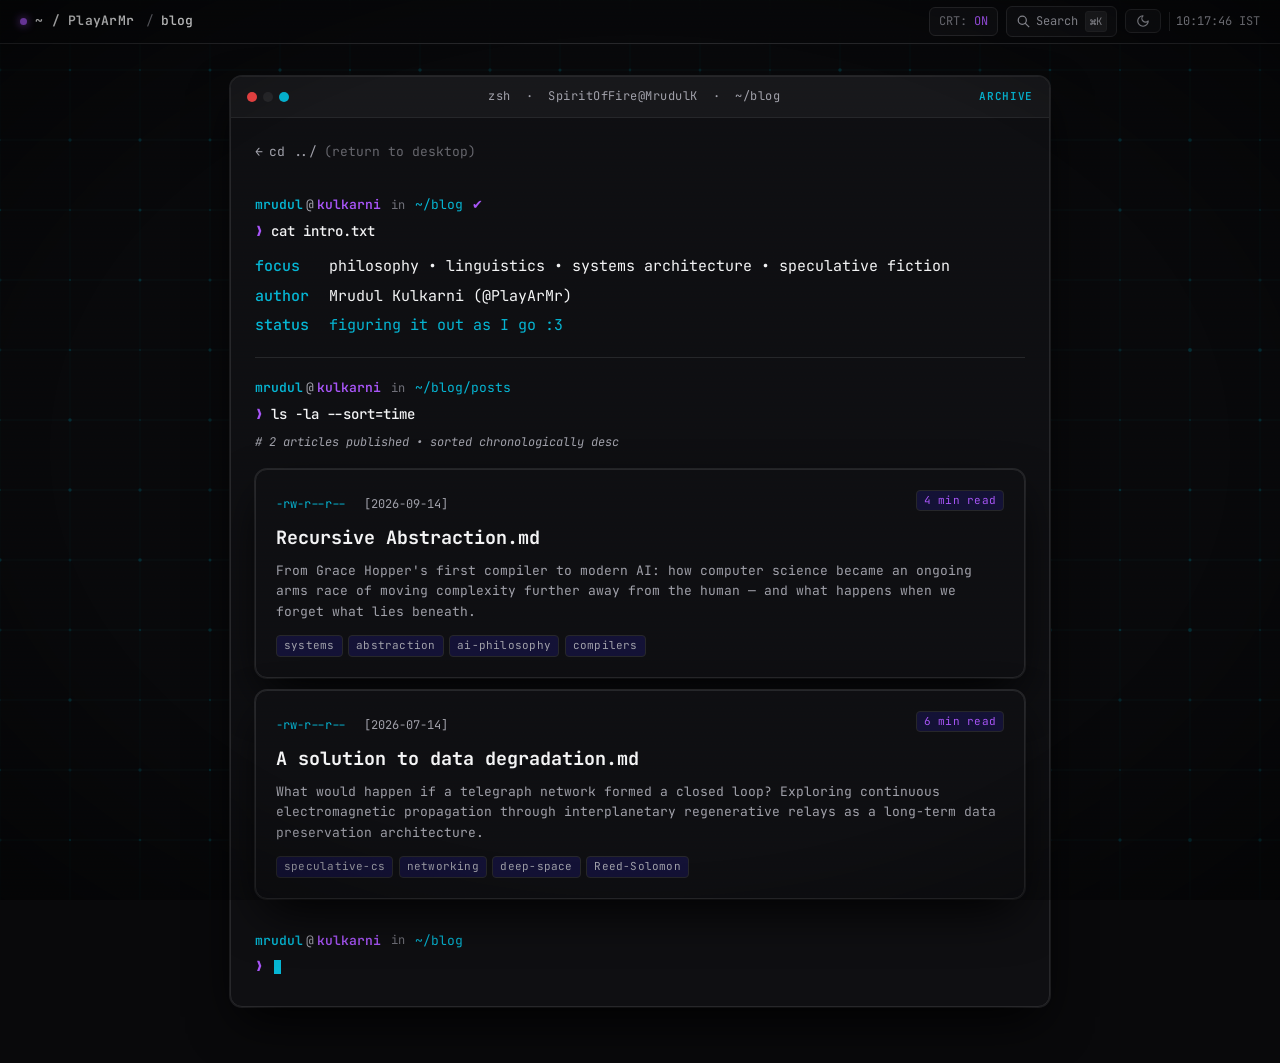
<file: page2.html>
<!DOCTYPE html>
<html lang="en" data-theme="dark">
<head>
  <meta charset="UTF-8">
  <meta name="viewport" content="width=device-width, initial-scale=1.0">
  <title>Writing &amp; Blog — mrudul@kulkarni</title>
  <meta name="description" content="Essays, thoughts, and technical notes on systems programming, linguistics, philosophy, and speculative computer science.">

  <!-- Open Graph -->
  <meta property="og:title" content="Writing &amp; Blog — Mrudul Kulkarni">
  <meta property="og:description" content="Essays and technical notes on systems programming, linguistics, and speculative fiction.">
  <meta property="og:type" content="website">

  <!-- Favicon -->
  <link rel="icon" href="data:image/svg+xml,<svg xmlns='http://www.w3.org/2000/svg' viewBox='0 0 24 24' fill='%2300f0ff'><text y='18' font-size='18' font-family='monospace'>❯_</text></svg>">

  <!-- Pre-apply theme -->
  <script>
    (function() {
      try {
        const saved = localStorage.getItem('playarmr-theme') || 'dark';
        document.documentElement.setAttribute('data-theme', saved);
      } catch(e) {}
    })();
  </script>

  <link rel="stylesheet" href="./shared.css">
</head>
<body class="crt-active">

  <!-- ── Constellation Grid Ambient Background ───────────────────────────── -->
  <canvas id="constellation-grid-canvas" class="constellation-grid-canvas" aria-hidden="true"></canvas>

  <!-- ── Top Menubar (Max Leiter Style) ─────────────────────────────────── -->
  <header class="menubar" role="banner">
    <div class="menubar-left">
      <div class="menubar-brand">
        <span class="status-dot" aria-label="System status online"></span>
        <a href="./index.html" style="color:var(--fg); font-weight:600;">~ / PlayArMr</a>
      </div>
      <nav class="breadcrumbs" aria-label="Breadcrumb">
        <span class="sep">/</span>
        <span class="current">blog</span>
      </nav>
    </div>

    <div class="menubar-right">
      <button class="menubar-btn" id="crt-toggle-btn" onclick="window.PlayArMr.toggleCRT()" title="Toggle CRT scanlines">
        <span style="opacity:0.7">CRT:</span> <span style="color:var(--green)">ON</span>
      </button>

      <button class="menubar-btn" onclick="window.PlayArMr.openPalette()" title="Search (⌘K / Ctrl+K)">
        <svg width="13" height="13" viewBox="0 0 16 16" fill="none" stroke="currentColor" stroke-width="1.5" aria-hidden="true">
          <circle cx="6.5" cy="6.5" r="5"></circle>
          <line x1="10" y1="10" x2="15" y2="15"></line>
        </svg>
        <span>Search</span>
        <span class="kbd-shortcut">⌘K</span>
      </button>

      <button class="menubar-btn" onclick="window.PlayArMr.toggleTheme()" title="Toggle Theme" aria-label="Toggle Theme">
        <svg id="theme-icon" width="14" height="14" viewBox="0 0 24 24" fill="none" stroke="currentColor" stroke-width="2" stroke-linecap="round" stroke-linejoin="round" aria-hidden="true">
          <path d="M12 3a6 6 0 0 0 9 9 9 9 0 1 1-9-9Z"></path>
        </svg>
      </button>

      <time class="menubar-clock" id="menubar-clock">--:--:-- IST</time>
    </div>
  </header>

  <!-- ── Main Blog Content ──────────────────────────────────────────────── -->
  <div class="desktop-wrapper" style="max-width: 860px;">
    
    <!-- Window Container -->
    <div class="window-card">
      <div class="window-header">
        <div class="window-dots">
          <a href="./index.html" class="window-dot red" title="cd ../ (Home)"></a>
          <span class="window-dot yellow"></span>
          <span class="window-dot green"></span>
        </div>
        <div class="window-title">zsh &nbsp;·&nbsp; SpiritOfFire@MrudulK &nbsp;·&nbsp; ~/blog</div>
        <span class="window-tag">archive</span>
      </div>

      <div class="window-body">
        
        <!-- Back navigation link -->
        <a href="./index.html" style="display:inline-flex; align-items:center; gap:0.4rem; color:var(--fg-dim); font-size:0.8125rem; margin-bottom:1.25rem; transition:color 0.15s;">
          <span>&larr;</span> <span>cd ../</span> <span style="opacity:0.6;">(return to desktop)</span>
        </a>

        <!-- Prompt block -->
        <div class="prompt-group">
          <div class="prompt-line-top">
            <span class="prompt-segment">
              <span class="seg-user">mrudul</span><span class="seg-at">@</span><span class="seg-host">kulkarni</span>
            </span>
            <span class="seg-in">in</span>
            <span class="prompt-segment">
              <span class="seg-dir">~/blog</span>
            </span>
            <span class="seg-ok">✔</span>
          </div>
          <div class="prompt-cmd-line">
            <span class="prompt-arrow">❯</span>
            <span class="prompt-cmd">cat intro.txt</span>
          </div>
        </div>

        <div class="whoami-grid" style="margin: 0.75rem 0 1.25rem;">
          <span class="whoami-key">focus</span>
          <span class="whoami-val">philosophy &bull; linguistics &bull; systems architecture &bull; speculative fiction</span>

          <span class="whoami-key">author</span>
          <span class="whoami-val">Mrudul Kulkarni (@PlayArMr)</span>

          <span class="whoami-key">status</span>
          <span class="whoami-val" style="color:var(--yellow);">figuring it out as I go :3</span>
        </div>

        <hr class="terminal-divider">

        <!-- ls command -->
        <div class="prompt-group" style="margin-top:1.25rem;">
          <div class="prompt-line-top">
            <span class="prompt-segment">
              <span class="seg-user">mrudul</span><span class="seg-at">@</span><span class="seg-host">kulkarni</span>
            </span>
            <span class="seg-in">in</span>
            <span class="prompt-segment">
              <span class="seg-dir">~/blog/posts</span>
            </span>
          </div>
          <div class="prompt-cmd-line">
            <span class="prompt-arrow">❯</span>
            <span class="prompt-cmd">ls -la --sort=time</span>
          </div>
        </div>

        <div style="font-size:0.75rem; color:var(--fg-dim); font-style:italic; margin: 0.5rem 0 1rem;">
          # 2 articles published &bull; sorted chronologically desc
        </div>

        <!-- Article List -->
        <div style="display:flex; flex-direction:column; gap:0.75rem;">

          <a class="window-card" href="./recursive-abstraction.html" style="display:block; padding:1.25rem; transition:all 0.2s; border-color:var(--border);">
            <div style="display:flex; justify-content:space-between; align-items:flex-start; gap:1rem; margin-bottom:0.5rem;">
              <div>
                <span style="font-size:0.75rem; color:var(--cyan); font-family:var(--font-mono); margin-right:0.5rem;">-rw-r--r--</span>
                <span style="font-size:0.75rem; color:var(--fg-dim);">[2026-09-14]</span>
              </div>
              <span class="tag-pill" style="color:var(--green)">4 min read</span>
            </div>

            <h2 style="font-size:1.15rem; font-family:var(--font-mono); color:var(--fg); margin-bottom:0.5rem; transition:color 0.15s;">
              Recursive Abstraction.md
            </h2>

            <p style="font-size:0.8125rem; color:var(--fg-dim); line-height:1.6; margin-bottom:0.75rem;">
              From Grace Hopper's first compiler to modern AI: how computer science became an ongoing arms race of moving complexity further away from the human &mdash; and what happens when we forget what lies beneath.
            </p>

            <div class="widget-tags">
              <span class="tag-pill">systems</span>
              <span class="tag-pill">abstraction</span>
              <span class="tag-pill">ai-philosophy</span>
              <span class="tag-pill">compilers</span>
            </div>
          </a>
          
          <a class="window-card" href="./a-solution-to-data-degradation.html" style="display:block; padding:1.25rem; transition:all 0.2s; border-color:var(--border);">
            <div style="display:flex; justify-content:space-between; align-items:flex-start; gap:1rem; margin-bottom:0.5rem;">
              <div>
                <span style="font-size:0.75rem; color:var(--cyan); font-family:var(--font-mono); margin-right:0.5rem;">-rw-r--r--</span>
                <span style="font-size:0.75rem; color:var(--fg-dim);">[2026-07-14]</span>
              </div>
              <span class="tag-pill" style="color:var(--green)">6 min read</span>
            </div>

            <h2 style="font-size:1.15rem; font-family:var(--font-mono); color:var(--fg); margin-bottom:0.5rem; transition:color 0.15s;">
              A solution to data degradation.md
            </h2>

            <p style="font-size:0.8125rem; color:var(--fg-dim); line-height:1.6; margin-bottom:0.75rem;">
              What would happen if a telegraph network formed a closed loop? Exploring continuous electromagnetic propagation through interplanetary regenerative relays as a long-term data preservation architecture.
            </p>

            <div class="widget-tags">
              <span class="tag-pill">speculative-cs</span>
              <span class="tag-pill">networking</span>
              <span class="tag-pill">deep-space</span>
              <span class="tag-pill">Reed-Solomon</span>
            </div>
          </a>

        </div>

        <!-- Blinking prompt at end -->
        <div class="prompt-group" style="margin-top:2rem;">
          <div class="prompt-line-top">
            <span class="prompt-segment">
              <span class="seg-user">mrudul</span><span class="seg-at">@</span><span class="seg-host">kulkarni</span>
            </span>
            <span class="seg-in">in</span>
            <span class="prompt-segment">
              <span class="seg-dir">~/blog</span>
            </span>
          </div>
          <div class="prompt-cmd-line">
            <span class="prompt-arrow">❯</span>
            <span class="cursor-blink"></span>
          </div>
        </div>

      </div>
    </div>
  </div>

  <!-- ── Command Palette Modal (⌘K / Ctrl+K) ────────────────────────────── -->
  <div id="palette-overlay" class="palette-overlay" role="dialog" aria-modal="true" aria-label="Command Palette">
    <div class="palette-modal">
      <div class="palette-input-wrap">
        <svg width="16" height="16" viewBox="0 0 16 16" fill="none" stroke="currentColor" stroke-width="1.8" style="color:var(--cyan)">
          <circle cx="6.5" cy="6.5" r="5"></circle>
          <line x1="10" y1="10" x2="15" y2="15"></line>
        </svg>
        <input type="text" id="palette-input" class="palette-input" placeholder="Search posts, projects, or commands..." autocomplete="off" spellcheck="false">
        <span class="kbd-shortcut" style="color:var(--fg-dim); font-size:0.75rem;">ESC to exit</span>
      </div>
      <div id="palette-results" class="palette-results"></div>
    </div>
  </div>

  <!-- ── About Modal (ABOUT.md) ─────────────────────────────────────────── -->
  <div id="about-modal-overlay" class="about-modal-overlay" role="dialog" aria-modal="true" aria-label="About Me">
    <div class="about-modal">
      <div class="window-header">
        <div class="window-dots">
          <span class="window-dot red" onclick="window.PlayArMr.closeAboutModal()" style="cursor:pointer;" title="Close"></span>
          <span class="window-dot yellow"></span>
          <span class="window-dot green"></span>
        </div>
        <div class="window-title">cat ~/ABOUT.md</div>
        <button onclick="window.PlayArMr.closeAboutModal()" style="color:var(--fg-dim); font-size:1rem; cursor:pointer;" title="Close">✕</button>
      </div>
      <div class="about-content">
        <h2>About Mrudul Kulkarni</h2>
        <p>I am a Computer Engineering student at <strong>MES Wadia College of Engineering, Pune</strong>, exploring low-level systems, software tooling, and computing ideas.</p>
        <p>Writing here explores computer science thought experiments, linguistics, and philosophy.</p>
        <hr class="terminal-divider">
        <p style="font-size:0.8125rem; color:var(--fg-dim);">
          Reach out: <a href="#" data-email-target class="article-accent">loading email...</a>
        </p>
      </div>
    </div>
  </div>

  <script src="./shared.js"></script>
</body>
</html>
</file>
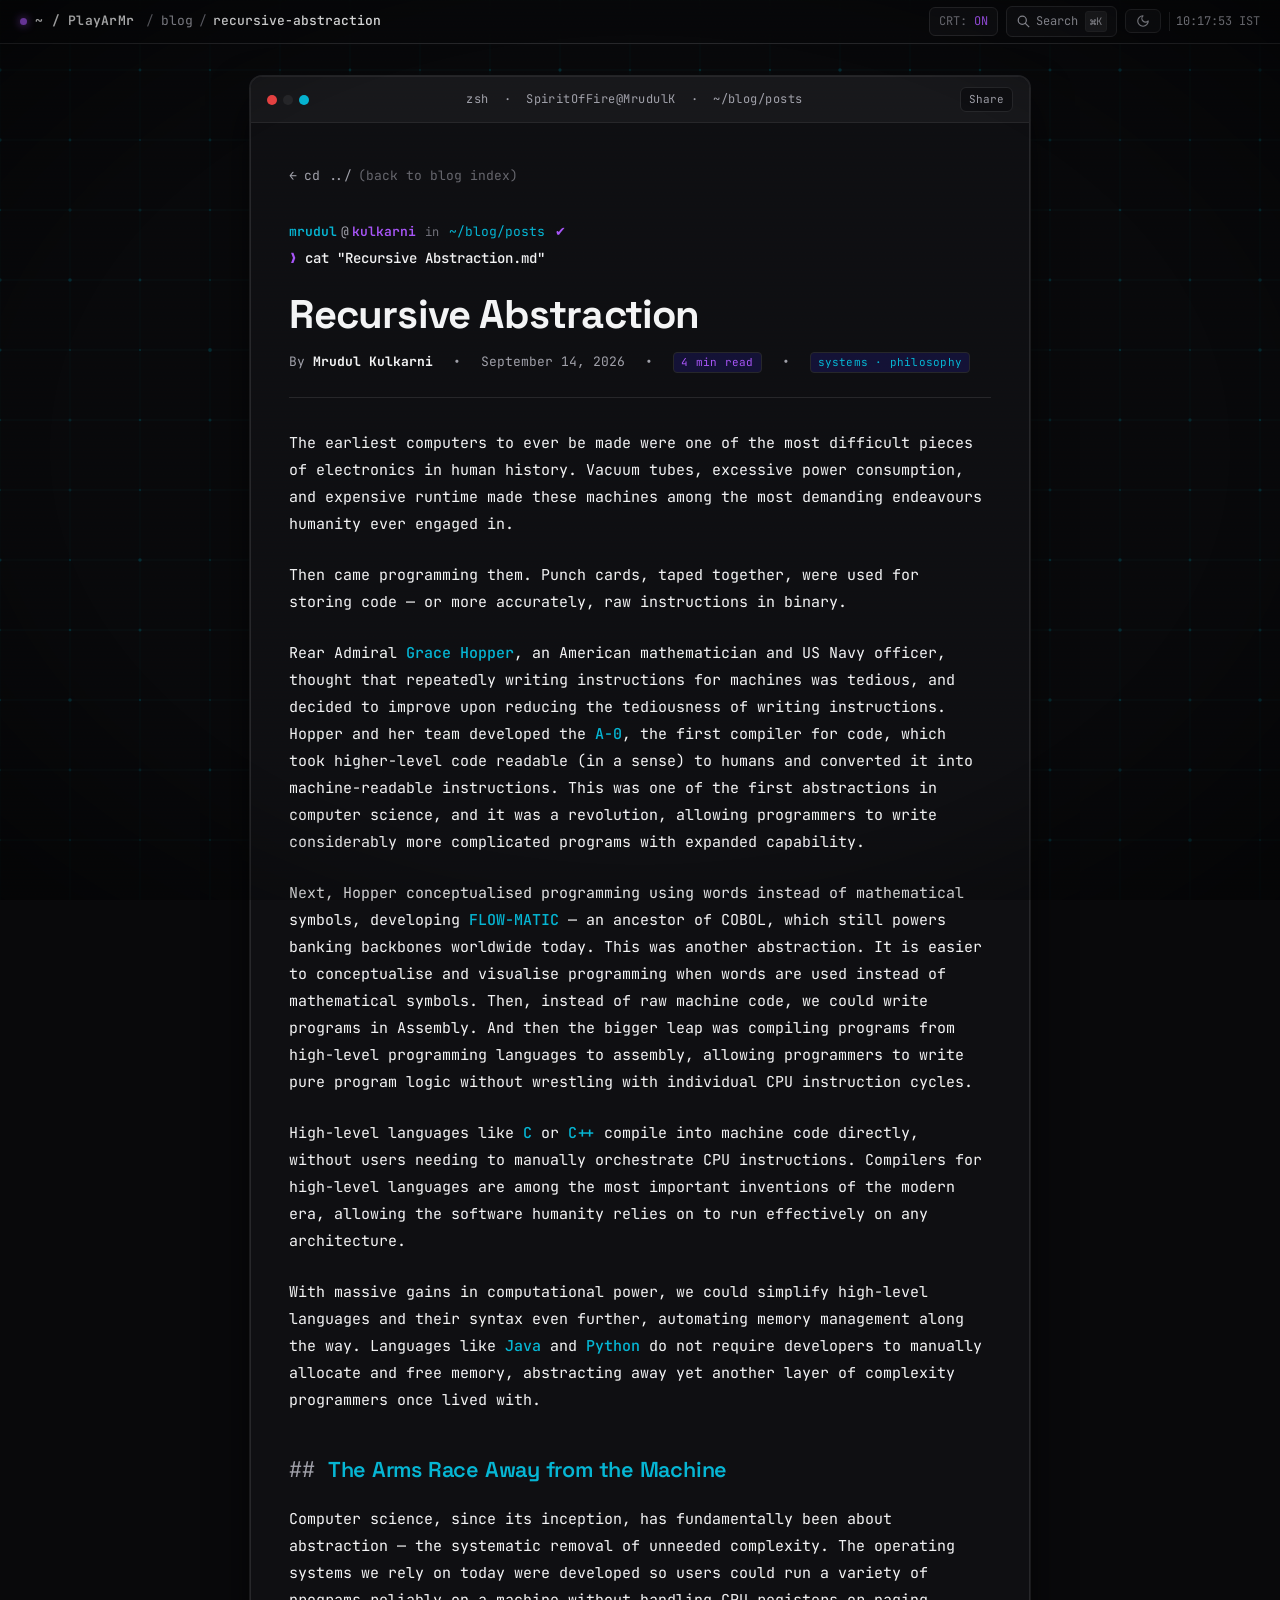
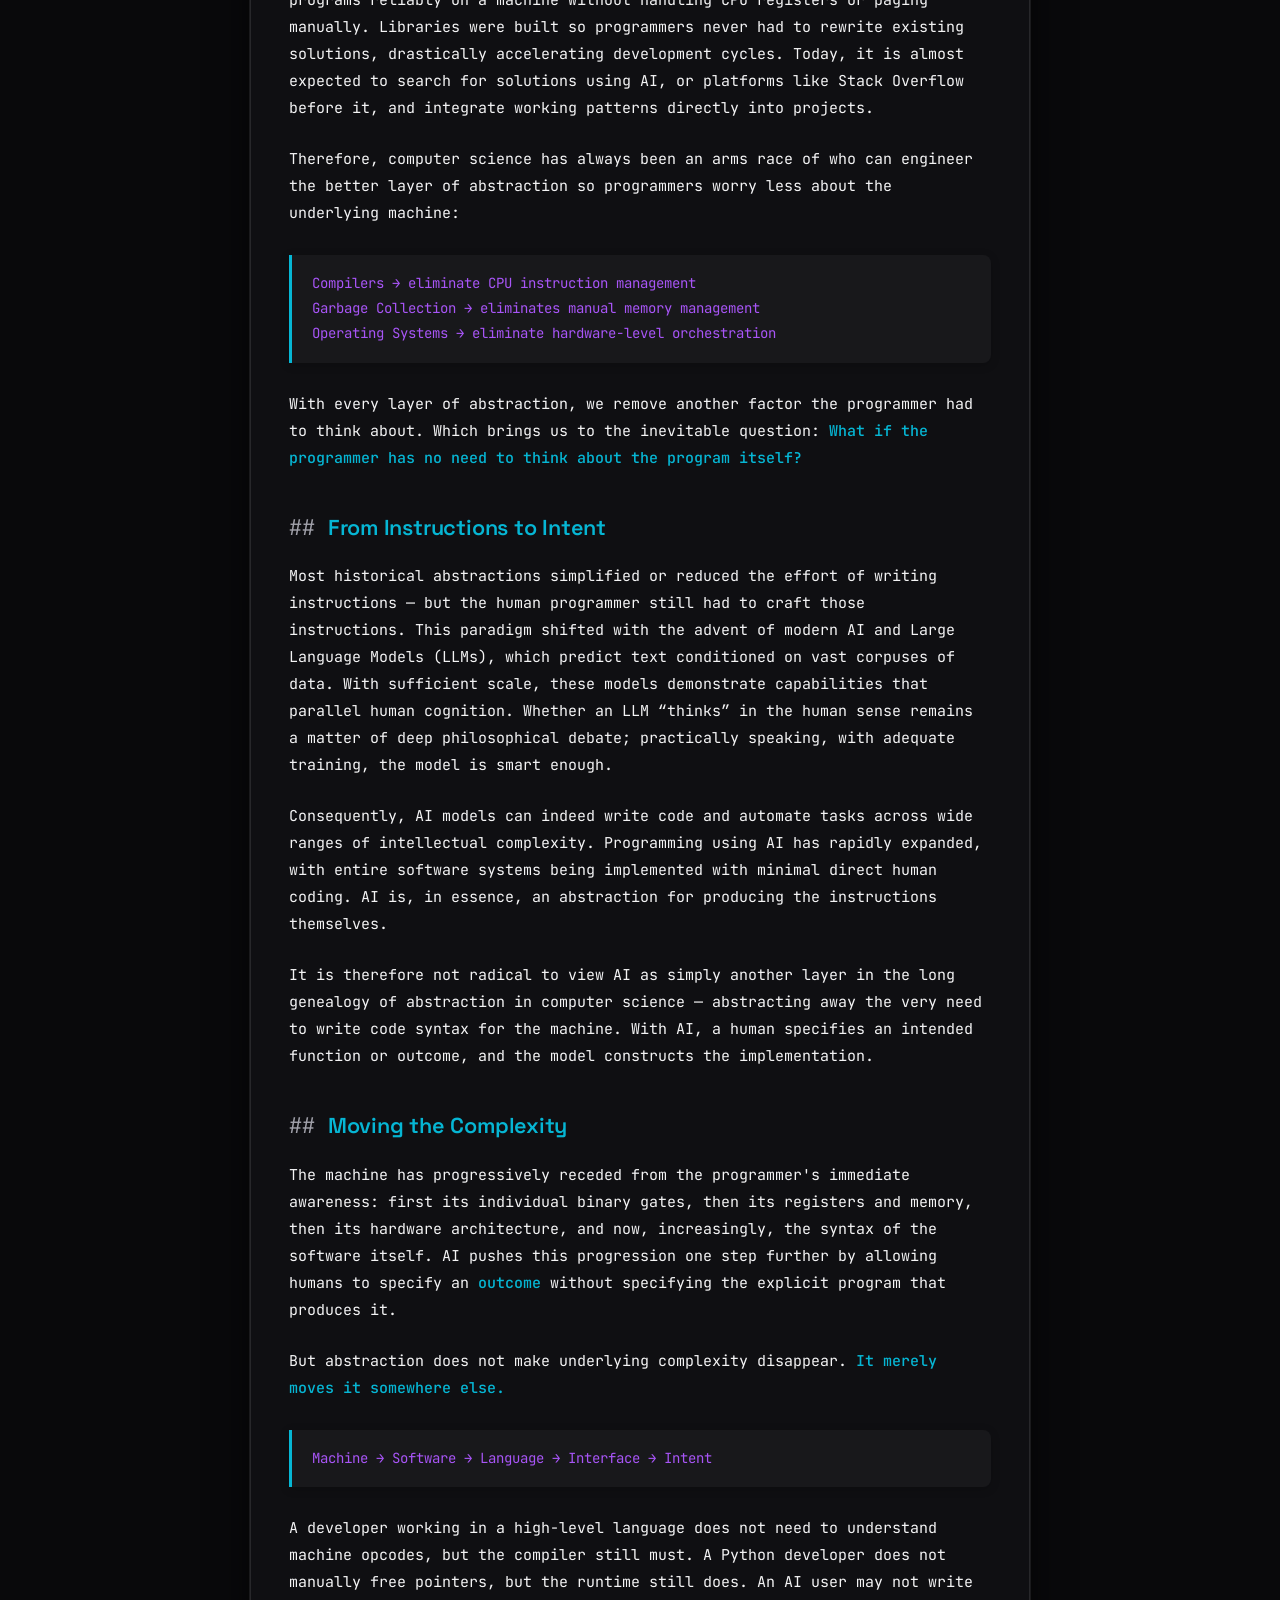
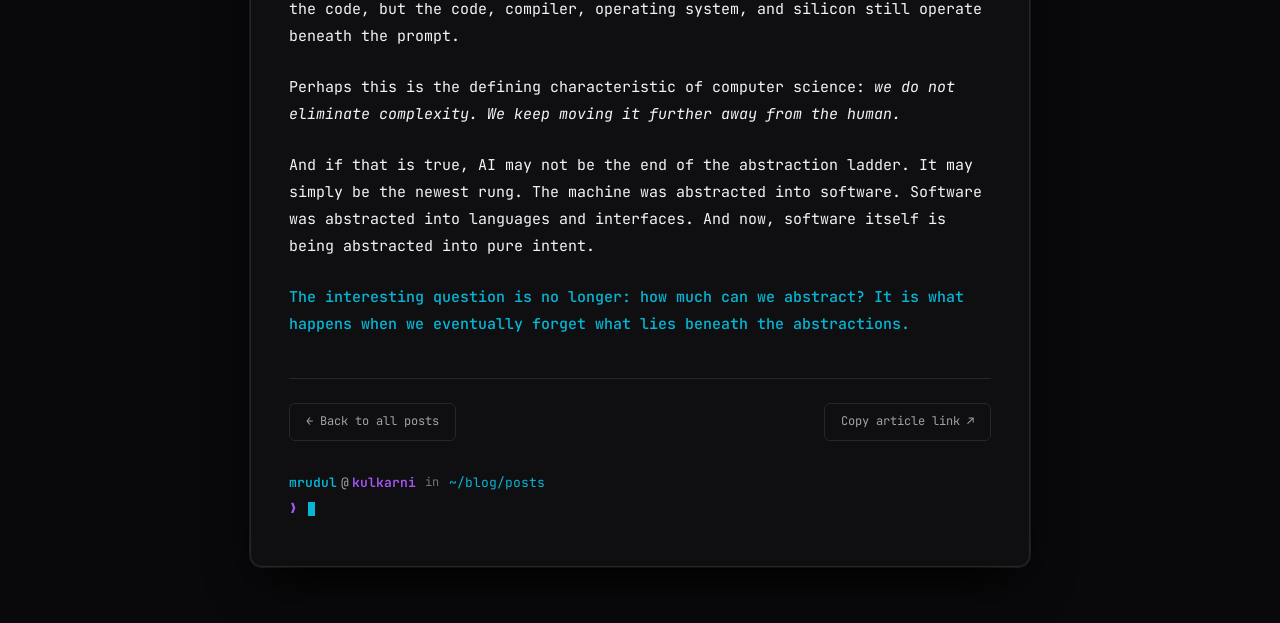
<file: recursive-abstraction.html>
<!DOCTYPE html>
<html lang="en" data-theme="dark">
<head>
  <meta charset="UTF-8">
  <meta name="viewport" content="width=device-width, initial-scale=1.0">
  <title>Recursive Abstraction — mrudul@kulkarni</title>
  <meta name="description" content="From Grace Hopper's first compiler to automated memory management and modern LLMs: how computer science became an ongoing arms race of moving complexity further away from human cognition.">
  <meta name="author" content="Mrudul Kulkarni">

  <!-- Open Graph -->
  <meta property="og:type" content="article">
  <meta property="og:title" content="Recursive Abstraction — Mrudul Kulkarni">
  <meta property="og:description" content="From Grace Hopper to AI: how computer science became an ongoing arms race of moving complexity away from the human.">
  <meta property="article:published_time" content="2026-09-14">
  <meta property="article:author" content="Mrudul Kulkarni">

  <!-- Twitter Cards -->
  <meta name="twitter:card" content="summary">
  <meta name="twitter:creator" content="@PlayArMr2">
  <meta name="twitter:title" content="Recursive Abstraction — Mrudul Kulkarni">
  <meta name="twitter:description" content="From Grace Hopper to AI: how computer science became an ongoing arms race of moving complexity away from the human.">

  <!-- Favicon -->
  <link rel="icon" href="data:image/svg+xml,<svg xmlns='http://www.w3.org/2000/svg' viewBox='0 0 24 24' fill='%2300f0ff'><text y='18' font-size='18' font-family='monospace'>❯_</text></svg>">

  <!-- Pre-apply theme -->
  <script>
    (function() {
      try {
        const saved = localStorage.getItem('playarmr-theme') || 'dark';
        document.documentElement.setAttribute('data-theme', saved);
      } catch(e) {}
    })();
  </script>

  <link rel="stylesheet" href="./shared.css">
</head>
<body class="crt-active">

  <!-- ── Constellation Grid Ambient Background ───────────────────────────── -->
  <canvas id="constellation-grid-canvas" class="constellation-grid-canvas" aria-hidden="true"></canvas>

  <!-- ── Top Menubar (Max Leiter Style) ─────────────────────────────────── -->
  <header class="menubar" role="banner">
    <div class="menubar-left">
      <div class="menubar-brand">
        <span class="status-dot" aria-label="System status online"></span>
        <a href="./index.html" style="color:var(--fg); font-weight:600;">~ / PlayArMr</a>
      </div>
      <nav class="breadcrumbs" aria-label="Breadcrumb">
        <span class="sep">/</span>
        <a href="./page2.html">blog</a>
        <span class="sep">/</span>
        <span class="current" title="recursive-abstraction.md">recursive-abstraction</span>
      </nav>
    </div>

    <div class="menubar-right">
      <button class="menubar-btn" id="crt-toggle-btn" onclick="window.PlayArMr.toggleCRT()" title="Toggle CRT scanlines">
        <span style="opacity:0.7">CRT:</span> <span style="color:var(--green)">ON</span>
      </button>

      <button class="menubar-btn" onclick="window.PlayArMr.openPalette()" title="Search (⌘K / Ctrl+K)">
        <svg width="13" height="13" viewBox="0 0 16 16" fill="none" stroke="currentColor" stroke-width="1.5" aria-hidden="true">
          <circle cx="6.5" cy="6.5" r="5"></circle>
          <line x1="10" y1="10" x2="15" y2="15"></line>
        </svg>
        <span>Search</span>
        <span class="kbd-shortcut">⌘K</span>
      </button>

      <button class="menubar-btn" onclick="window.PlayArMr.toggleTheme()" title="Toggle Theme" aria-label="Toggle Theme">
        <svg id="theme-icon" width="14" height="14" viewBox="0 0 24 24" fill="none" stroke="currentColor" stroke-width="2" stroke-linecap="round" stroke-linejoin="round" aria-hidden="true">
          <path d="M12 3a6 6 0 0 0 9 9 9 9 0 1 1-9-9Z"></path>
        </svg>
      </button>

      <time class="menubar-clock" id="menubar-clock">--:--:-- IST</time>
    </div>
  </header>

  <!-- ── Article Reader Container ───────────────────────────────────────── -->
  <div class="desktop-wrapper" style="max-width: 820px;">
    
    <div class="window-card">
      <div class="window-header">
        <div class="window-dots">
          <a href="./page2.html" class="window-dot red" title="cd ../ (Back to Blog)"></a>
          <span class="window-dot yellow"></span>
          <span class="window-dot green"></span>
        </div>
        <div class="window-title">zsh &nbsp;·&nbsp; SpiritOfFire@MrudulK &nbsp;·&nbsp; ~/blog/posts</div>
        <button onclick="copyArticleUrl()" class="menubar-btn" style="padding: 0.15rem 0.5rem; font-size:0.6875rem;">
          <span>Share</span>
        </button>
      </div>

      <div class="window-body" style="padding: clamp(1.25rem, 3vw, 2.5rem);">
        
        <!-- Back Navigation Link -->
        <a href="./page2.html" style="display:inline-flex; align-items:center; gap:0.4rem; color:var(--fg-dim); font-size:0.8125rem; margin-bottom:1.5rem; transition:color 0.15s;">
          <span>&larr;</span> <span>cd ../</span> <span style="opacity:0.6;">(back to blog index)</span>
        </a>

        <!-- Terminal cat header -->
        <div class="prompt-group" style="margin-bottom:1.25rem;">
          <div class="prompt-line-top">
            <span class="prompt-segment">
              <span class="seg-user">mrudul</span><span class="seg-at">@</span><span class="seg-host">kulkarni</span>
            </span>
            <span class="seg-in">in</span>
            <span class="prompt-segment">
              <span class="seg-dir">~/blog/posts</span>
            </span>
            <span class="seg-ok">✔</span>
          </div>
          <div class="prompt-cmd-line">
            <span class="prompt-arrow">❯</span>
            <span class="prompt-cmd">cat "Recursive Abstraction.md"</span>
          </div>
        </div>

        <!-- Article Metadata Block -->
        <header class="article-header">
          <h1 class="article-title">Recursive Abstraction</h1>
          <div class="article-meta">
            <span>By <strong style="color:var(--fg);">Mrudul Kulkarni</strong></span>
            <span>&bull;</span>
            <time datetime="2026-09-14">September 14, 2026</time>
            <span>&bull;</span>
            <span class="tag-pill" style="color:var(--green)">4 min read</span>
            <span>&bull;</span>
            <span class="tag-pill" style="color:var(--cyan)">systems &middot; philosophy</span>
          </div>
        </header>

        <!-- Article Markdown Content -->
        <article class="article-body">
          <p>The earliest computers to ever be made were one of the most difficult pieces of electronics in human history. Vacuum tubes, excessive power consumption, and expensive runtime made these machines among the most demanding endeavours humanity ever engaged in.</p>

          <p>Then came programming them. Punch cards, taped together, were used for storing code &mdash; or more accurately, raw instructions in binary.</p>

          <p>Rear Admiral <span class="article-accent">Grace Hopper</span>, an American mathematician and US Navy officer, thought that repeatedly writing instructions for machines was tedious, and decided to improve upon reducing the tediousness of writing instructions. Hopper and her team developed the <span class="article-highlight">A-0</span>, the first compiler for code, which took higher-level code readable (in a sense) to humans and converted it into machine-readable instructions. This was one of the first abstractions in computer science, and it was a revolution, allowing programmers to write considerably more complicated programs with expanded capability.</p>

          <p>Next, Hopper conceptualised programming using words instead of mathematical symbols, developing <span class="article-accent">FLOW-MATIC</span> &mdash; an ancestor of COBOL, which still powers banking backbones worldwide today. This was another abstraction. It is easier to conceptualise and visualise programming when words are used instead of mathematical symbols. Then, instead of raw machine code, we could write programs in Assembly. And then the bigger leap was compiling programs from high-level programming languages to assembly, allowing programmers to write pure program logic without wrestling with individual CPU instruction cycles.</p>

          <p>High-level languages like <span class="article-accent">C</span> or <span class="article-accent">C++</span> compile into machine code directly, without users needing to manually orchestrate CPU instructions. Compilers for high-level languages are among the most important inventions of the modern era, allowing the software humanity relies on to run effectively on any architecture.</p>

          <p>With massive gains in computational power, we could simplify high-level languages and their syntax even further, automating memory management along the way. Languages like <span class="article-accent">Java</span> and <span class="article-accent">Python</span> do not require developers to manually allocate and free memory, abstracting away yet another layer of complexity programmers once lived with.</p>

          <h2>The Arms Race Away from the Machine</h2>

          <p>Computer science, since its inception, has fundamentally been about abstraction &mdash; the systematic removal of unneeded complexity. The operating systems we rely on today were developed so users could run a variety of programs reliably on a machine without handling CPU registers or paging manually. Libraries were built so programmers never had to rewrite existing solutions, drastically accelerating development cycles. Today, it is almost expected to search for solutions using AI, or platforms like Stack Overflow before it, and integrate working patterns directly into projects.</p>

          <p>Therefore, computer science has always been an arms race of who can engineer the better layer of abstraction so programmers worry less about the underlying machine:</p>

          <div class="formula-box">
            Compilers &rarr; eliminate CPU instruction management<br>
            Garbage Collection &rarr; eliminates manual memory management<br>
            Operating Systems &rarr; eliminate hardware-level orchestration
          </div>

          <p>With every layer of abstraction, we remove another factor the programmer had to think about. Which brings us to the inevitable question: <strong class="article-highlight">What if the programmer has no need to think about the program itself?</strong></p>

          <h2>From Instructions to Intent</h2>

          <p>Most historical abstractions simplified or reduced the effort of writing instructions &mdash; but the human programmer still had to craft those instructions. This paradigm shifted with the advent of modern AI and Large Language Models (LLMs), which predict text conditioned on vast corpuses of data. With sufficient scale, these models demonstrate capabilities that parallel human cognition. Whether an LLM &ldquo;thinks&rdquo; in the human sense remains a matter of deep philosophical debate; practically speaking, with adequate training, the model is smart enough.</p>

          <p>Consequently, AI models can indeed write code and automate tasks across wide ranges of intellectual complexity. Programming using AI has rapidly expanded, with entire software systems being implemented with minimal direct human coding. AI is, in essence, an abstraction for producing the instructions themselves.</p>

          <p>It is therefore not radical to view AI as simply another layer in the long genealogy of abstraction in computer science &mdash; abstracting away the very need to write code syntax for the machine. With AI, a human specifies an intended function or outcome, and the model constructs the implementation.</p>

          <h2>Moving the Complexity</h2>

          <p>The machine has progressively receded from the programmer's immediate awareness: first its individual binary gates, then its registers and memory, then its hardware architecture, and now, increasingly, the syntax of the software itself. AI pushes this progression one step further by allowing humans to specify an <span class="article-highlight">outcome</span> without specifying the explicit program that produces it.</p>

          <p>But abstraction does not make underlying complexity disappear. <strong class="article-highlight">It merely moves it somewhere else.</strong></p>

          <div class="formula-box">
            Machine &rarr; Software &rarr; Language &rarr; Interface &rarr; Intent
          </div>

          <p>A developer working in a high-level language does not need to understand machine opcodes, but the compiler still must. A Python developer does not manually free pointers, but the runtime still does. An AI user may not write the code, but the code, compiler, operating system, and silicon still operate beneath the prompt.</p>

          <p>Perhaps this is the defining characteristic of computer science: <em>we do not eliminate complexity. We keep moving it further away from the human.</em></p>

          <p>And if that is true, AI may not be the end of the abstraction ladder. It may simply be the newest rung. The machine was abstracted into software. Software was abstracted into languages and interfaces. And now, software itself is being abstracted into pure intent.</p>

          <p><strong class="article-highlight">The interesting question is no longer: how much can we abstract? It is what happens when we eventually forget what lies beneath the abstractions.</strong></p>
        </article>

        <hr class="terminal-divider" style="margin: 2.5rem 0 1.5rem;">

        <!-- Article Footer Actions -->
        <div style="display:flex; flex-wrap:wrap; justify-content:space-between; align-items:center; gap:1rem;">
          <a href="./page2.html" class="menubar-btn" style="padding:0.5rem 1rem;">
            &larr; Back to all posts
          </a>
          <button onclick="copyArticleUrl()" class="menubar-btn" style="padding:0.5rem 1rem;">
            Copy article link ↗
          </button>
        </div>

        <!-- Terminal Prompt at End -->
        <div class="prompt-group" style="margin-top:2rem;">
          <div class="prompt-line-top">
            <span class="prompt-segment">
              <span class="seg-user">mrudul</span><span class="seg-at">@</span><span class="seg-host">kulkarni</span>
            </span>
            <span class="seg-in">in</span>
            <span class="prompt-segment">
              <span class="seg-dir">~/blog/posts</span>
            </span>
          </div>
          <div class="prompt-cmd-line">
            <span class="prompt-arrow">❯</span>
            <span class="cursor-blink"></span>
          </div>
        </div>

      </div>
    </div>
  </div>

  <!-- ── Command Palette Modal (⌘K / Ctrl+K) ────────────────────────────── -->
  <div id="palette-overlay" class="palette-overlay" role="dialog" aria-modal="true" aria-label="Command Palette">
    <div class="palette-modal">
      <div class="palette-input-wrap">
        <svg width="16" height="16" viewBox="0 0 16 16" fill="none" stroke="currentColor" stroke-width="1.8" style="color:var(--cyan)">
          <circle cx="6.5" cy="6.5" r="5"></circle>
          <line x1="10" y1="10" x2="15" y2="15"></line>
        </svg>
        <input type="text" id="palette-input" class="palette-input" placeholder="Search posts, projects, or commands..." autocomplete="off" spellcheck="false">
        <span class="kbd-shortcut" style="color:var(--fg-dim); font-size:0.75rem;">ESC to exit</span>
      </div>
      <div id="palette-results" class="palette-results"></div>
    </div>
  </div>

  <!-- ── About Modal (ABOUT.md) ─────────────────────────────────────────── -->
  <div id="about-modal-overlay" class="about-modal-overlay" role="dialog" aria-modal="true" aria-label="About Me">
    <div class="about-modal">
      <div class="window-header">
        <div class="window-dots">
          <span class="window-dot red" onclick="window.PlayArMr.closeAboutModal()" style="cursor:pointer;" title="Close"></span>
          <span class="window-dot yellow"></span>
          <span class="window-dot green"></span>
        </div>
        <div class="window-title">cat ~/ABOUT.md</div>
        <button onclick="window.PlayArMr.closeAboutModal()" style="color:var(--fg-dim); font-size:1rem; cursor:pointer;" title="Close">✕</button>
      </div>
      <div class="about-content">
        <h2>About Mrudul Kulkarni</h2>
        <p>I am a Computer Engineering student at <strong>MES Wadia College of Engineering, Pune</strong>, exploring low-level systems, software tooling, and computing ideas.</p>
        <p>Writing here explores computer science thought experiments, linguistics, and philosophy.</p>
        <hr class="terminal-divider">
        <p style="font-size:0.8125rem; color:var(--fg-dim);">
          Reach out: <a href="#" data-email-target class="article-accent">loading email...</a>
        </p>
      </div>
    </div>
  </div>

  <script src="./shared.js"></script>
  <script>
    function copyArticleUrl() {
      navigator.clipboard.writeText(window.location.href).then(() => {
        window.PlayArMr.showToast('Article URL copied to clipboard!');
      }).catch(() => {
        window.PlayArMr.showToast('Article: ' + window.location.href);
      });
    }
  </script>
</body>
</html>
</file>
<file: shared.css>
/* ==========================================================================
   PlayArMr — Shared Design System (Inspired by Max Leiter + Cyberpunk Terminal)
   ========================================================================== */

@import url('https://fonts.googleapis.com/css2?family=JetBrains+Mono:ital,wght@0,300;0,400;0,500;0,600;0,700;1,400&family=Space+Grotesk:wght@400;500;600;700&display=swap');

:root,
[data-theme="dark"] {
  /* Fonts */
  --font-mono: 'JetBrains Mono', 'Fira Code', 'Cascadia Mono', Consolas, monospace;
  --font-sans: 'Space Grotesk', -apple-system, BlinkMacSystemFont, 'Segoe UI', Roboto, sans-serif;

  /* ==========================================================================
     DARK THEME PALETTE (EXACT HEX VALUES):
       Primary:      #A855F7
       Secondary:    #17144A
       Accent:       #06B6D4
       Muted:        #18181B
       Destructive:  #EF4444
       Border:       #27272A
       Card:         #0F0F12
       Background:   #09090B
     ========================================================================== */
  --primary: #A855F7;
  --secondary: #17144A;
  --accent: #06B6D4;
  --muted: #18181B;
  --destructive: #EF4444;
  --border: #27272A;
  --card: #0F0F12;
  --background: #09090B;

  /* Mapped Theme Variables */
  --bg: #09090B;
  --bg-alpha: rgba(9, 9, 11, 0.90);
  --bg-alt: #18181B;
  --bg-window: #0F0F12;
  --bg-card: #0F0F12;
  --bg-card-hover: rgba(23, 20, 74, 0.50); /* Deep indigo secondary surface */
  --bg-input: #18181B;

  /* Terminal Surface Tokens */
  --bg-terminal: #09090B;
  --bg-terminal-header: #0F0F12;
  --bg-terminal-cli: #18181B;

  --border-subtle: #27272A;
  --border-hover: #A855F7;
  --border-pink: #A855F7;

  /* High-legibility neutral text */
  --fg: #F4F4F5;
  --fg-dim: #A1A1AA;
  --fg-faint: #71717A;

  /* Accent Mappings:
     Primary: #A855F7 (Purple)
     Secondary Accent: #06B6D4 (Cyan)
     Destructive: #EF4444 (Red)
     NO green in dark theme
  */
  --cyan: #06B6D4;
  --pink: #A855F7;
  --green: #A855F7;
  --yellow: #06B6D4;
  --orange: #A855F7;
  --purple: #A855F7;
  --red: #EF4444;
  --blue: #06B6D4;

  --selection: rgba(168, 85, 247, 0.25);
  --shadow-window: 0 20px 50px -10px rgba(0, 0, 0, 0.95), 0 0 0 1px var(--border);

  --badge-bg: rgba(23, 20, 74, 0.65); /* Deep indigo */
  --badge-border: #27272A;
  --badge-fg: #06B6D4; /* Cyan accent */

  --crt-scanline: rgba(6, 182, 212, 0.015);
  --crt-opacity: 0.40;
}

[data-theme="light"] {
  /* ==========================================================================
     Clean Modern Technical Light Theme
     Reference Palette:
       Primary:     #3B82F6 (Vivid medium blue)
       Secondary:   #E5E7EB (Cool light gray)
       Accent:      #DDEEFF (Very pale / light blue)
       Muted:       #F5F7F9 (Very light cool gray)
       Destructive: #FF3338 (Vivid red)
       Border:      #D9DEE5 (Cool medium-light gray)
       Card:        #FFFFFF (Clean white)
       Background:  #FAFBFC (Near-white / very slightly cool white)
       Foreground:  #0F172A (Deep technical slate)
     ========================================================================== */
  --primary: #3B82F6;
  --secondary: #E5E7EB;
  --accent: #DDEEFF;
  --muted: #F5F7F9;
  --destructive: #FF3338;
  --card: #FFFFFF;
  --background: #FAFBFC;

  --bg: #FAFBFC;
  --bg-alpha: rgba(250, 251, 252, 0.92);
  --bg-alt: #F5F7F9;
  --bg-window: #FFFFFF;
  --bg-card: #FFFFFF;
  --bg-card-hover: #FFFFFF;
  --bg-input: #F5F7F9;

  /* Terminal Surface Tokens: Distinct cool technical contrast */
  --bg-terminal: #F0F4F8;
  --bg-terminal-header: #E5E7EB;
  --bg-terminal-cli: #E5EDF7;

  --border: #D9DEE5;
  --border-subtle: rgba(217, 222, 229, 0.7);
  --border-hover: #3B82F6;
  --border-pink: #D9DEE5;

  --fg: #0F172A;
  --fg-dim: #475569;
  --fg-faint: #64748B;

  /* Palette Tokens */
  --primary-blue: #3B82F6;
  --icy-aqua: #DDEEFF;
  --deep-ink: #0F172A;
  --graphite: #475569;
  --soft-bg: #FAFBFC;

  --cyan: #3B82F6;
  --pink: #3B82F6;
  --green: #10B981;
  --yellow: #F59E0B;
  --orange: #F97316;
  --purple: #8B5CF6;
  --red: #FF3338;
  --blue: #3B82F6;

  --accent: #3B82F6;
  --selection: rgba(59, 130, 246, 0.20);
  --shadow-window: 0 4px 20px -2px rgba(15, 23, 42, 0.05), 0 0 0 1px var(--border);

  --badge-bg: #DDEEFF;
  --badge-border: #D9DEE5;
  --badge-fg: #1D4ED8;

  --crt-scanline: rgba(15, 23, 42, 0.012);
  --crt-opacity: 0.45;
}

/* ==========================================================================
   Base & Reset
   ========================================================================== */

*, *::before, *::after {
  box-sizing: border-box;
  margin: 0;
  padding: 0;
}

::selection {
  background: var(--selection);
  color: var(--fg);
}

html {
  font-size: 16px;
  background-color: var(--bg);
  color: var(--fg);
  font-family: var(--font-mono);
  -webkit-font-smoothing: antialiased;
  -moz-osx-font-smoothing: grayscale;
  text-rendering: optimizeLegibility;
  scroll-behavior: smooth;
}

body {
  background-color: var(--bg);
  color: var(--fg);
  min-height: 100vh;
  display: flex;
  flex-direction: column;
  position: relative;
  overflow-x: hidden;
  line-height: 1.6;
  transition: background-color 0.25s ease, color 0.25s ease;
}

/* ── CRT Scanlines Shader (Dark Mode) ────────────────────────────── */
:root:not([data-theme="light"]) body.crt-active::before {
  content: "";
  position: fixed;
  inset: 0;
  z-index: 9998;
  pointer-events: none;
  background: repeating-linear-gradient(
    to bottom,
    var(--crt-scanline) 0px,
    var(--crt-scanline) 1px,
    transparent 1px,
    transparent 3px
  );
  opacity: var(--crt-opacity);
}

:root:not([data-theme="light"]) body.crt-active::after {
  content: "";
  position: fixed;
  inset: 0;
  z-index: 9997;
  pointer-events: none;
  background: radial-gradient(
    ellipse at center,
    transparent 65%,
    rgba(0, 0, 0, 0.45) 100%
  );
}

/* ── CRT Scanlines Shader (Light Mode): Subtle neutral scanlines, NO vignette ── */
[data-theme="light"] body.crt-active::before {
  display: block !important;
  content: "" !important;
  position: fixed;
  inset: 0;
  z-index: 9998;
  pointer-events: none;
  background: repeating-linear-gradient(
    to bottom,
    rgba(20, 17, 15, 0.022) 0px,
    rgba(20, 17, 15, 0.022) 1px,
    transparent 1px,
    transparent 3px
  );
  opacity: 0.85;
}

[data-theme="light"] body.crt-active::after,
[data-theme="light"] body::after {
  display: none !important;
  content: none !important;
  opacity: 0 !important;
}

a {
  color: inherit;
  text-decoration: none;
}

button {
  background: none;
  border: none;
  font: inherit;
  color: inherit;
  cursor: pointer;
}

/* ==========================================================================
   Menubar / Header (Max Leiter Inspired)
   ========================================================================== */

.menubar {
  position: sticky;
  top: 0;
  z-index: 100;
  height: 44px;
  background-color: var(--bg-alpha);
  backdrop-filter: blur(14px);
  -webkit-backdrop-filter: blur(14px);
  border-bottom: 1px solid var(--border);
  display: flex;
  align-items: center;
  justify-content: space-between;
  padding: 0 1.25rem;
  font-family: var(--font-mono);
  font-size: 0.8125rem;
  transition: border-color 0.25s, background-color 0.25s;
}

.menubar-left {
  display: flex;
  align-items: center;
  gap: 0.75rem;
  min-width: 0;
}

.menubar-brand {
  display: flex;
  align-items: center;
  gap: 0.5rem;
  font-weight: 600;
  color: var(--fg);
  letter-spacing: 0.02em;
}

.status-dot {
  width: 7px;
  height: 7px;
  border-radius: 50%;
  background: var(--green);
  box-shadow: 0 0 8px var(--green);
  display: inline-block;
}

.breadcrumbs {
  display: flex;
  align-items: center;
  gap: 0.4rem;
  color: var(--fg-dim);
  font-size: 0.8125rem;
  white-space: nowrap;
  overflow: hidden;
  text-overflow: ellipsis;
}

.breadcrumbs a {
  color: var(--fg-dim);
  transition: color 0.15s;
}

.breadcrumbs a:hover {
  color: var(--cyan);
}

.breadcrumbs .sep {
  color: var(--fg-faint);
}

.breadcrumbs .current {
  color: var(--fg);
  font-weight: 500;
}

.menubar-right {
  display: flex;
  align-items: center;
  gap: 0.5rem;
  flex-shrink: 0;
}

.menubar-btn {
  display: inline-flex;
  align-items: center;
  gap: 0.4rem;
  padding: 0.25rem 0.6rem;
  border-radius: 6px;
  border: 1px solid var(--border-subtle);
  background: var(--bg-card);
  color: var(--fg-dim);
  font-size: 0.75rem;
  transition: all 0.2s;
  cursor: pointer;
}

.menubar-btn:hover {
  color: var(--fg);
  border-color: var(--border-hover);
  background: var(--bg-card-hover);
}

.menubar-btn .kbd-shortcut {
  font-size: 0.65rem;
  padding: 1px 4px;
  border-radius: 3px;
  background: rgba(125, 125, 125, 0.15);
  border: 1px solid var(--border-subtle);
  color: var(--fg-dim);
}

.menubar-clock {
  color: var(--fg-dim);
  font-variant-numeric: tabular-nums;
  font-size: 0.75rem;
  padding-left: 0.4rem;
  border-left: 1px solid var(--border-subtle);
}

/* ==========================================================================
   Constellation Grid Ambient Background
   ========================================================================== */

.constellation-grid-canvas {
  position: fixed;
  inset: 0;
  width: 100vw;
  height: 100vh;
  z-index: 0;
  pointer-events: none;
  overflow: hidden;
  user-select: none;
  -webkit-user-select: none;
}

/* ==========================================================================
   Desktop Layout Container
   ========================================================================== */

.desktop-wrapper {
  position: relative;
  z-index: 10;
  flex: 1;
  width: 100%;
  max-width: 1280px;
  margin: 0 auto;
  padding: 2rem 1.25rem 3.5rem;
  display: flex;
  flex-direction: column;
  gap: 2rem;
}

@media (min-width: 1024px) {
  .desktop-layout {
    display: grid;
    grid-template-columns: 180px 1fr;
    gap: 2.5rem;
    align-items: start;
  }
}

/* ── Left Desktop Applications Bar ──────────────────────────────── */
.desktop-apps {
  display: grid;
  grid-template-columns: repeat(4, 1fr);
  gap: 1rem;
}

@media (min-width: 640px) and (max-width: 1023px) {
  .desktop-apps {
    grid-template-columns: repeat(8, 1fr);
  }
}

@media (min-width: 1024px) {
  .desktop-apps {
    position: sticky;
    top: 60px;
    display: flex;
    flex-direction: column;
    gap: 0.5rem;
    padding-right: 0.5rem;
  }
}

.app-icon {
  display: flex;
  flex-direction: column;
  align-items: center;
  justify-content: center;
  gap: 0.4rem;
  padding: 0.75rem 0.5rem;
  border-radius: 10px;
  border: 1px solid transparent;
  background: transparent;
  color: var(--fg);
  text-align: center;
  cursor: pointer;
  transition: all 0.2s cubic-bezier(0.16, 1, 0.3, 1);
  position: relative;
}

@media (min-width: 1024px) {
  .app-icon {
    flex-direction: row;
    justify-content: flex-start;
    padding: 0.5rem 0.75rem;
    gap: 0.75rem;
  }
}

.app-icon:hover {
  background: var(--bg-card-hover);
  border-color: var(--border-hover);
  transform: translateY(-2px);
  box-shadow: 0 4px 16px rgba(0, 0, 0, 0.25);
}

.app-icon:active {
  transform: translateY(0);
}

.app-icon-symbol {
  width: 38px;
  height: 38px;
  border-radius: 8px;
  display: flex;
  align-items: center;
  justify-content: center;
  background: var(--bg-card);
  border: 1px solid var(--border-subtle);
  color: var(--cyan);
  transition: all 0.2s;
  flex-shrink: 0;
}

.app-icon:hover .app-icon-symbol {
  border-color: var(--border-hover);
  box-shadow: 0 0 10px rgba(168, 85, 247, 0.25);
  color: var(--primary);
}

.app-icon-label {
  font-family: var(--font-mono);
  font-size: 0.75rem;
  color: var(--fg);
  white-space: nowrap;
  overflow: hidden;
  text-overflow: ellipsis;
}

.app-icon-ext {
  position: absolute;
  top: 6px;
  right: 6px;
  font-size: 0.65rem;
  color: var(--fg-dim);
}

/* ==========================================================================
   Desktop Main Workspace / Widgets
   ========================================================================== */

.desktop-workspace {
  display: flex;
  flex-direction: column;
  gap: 2rem;
  min-width: 0;
}

.widgets-grid {
  display: grid;
  grid-template-columns: 1fr;
  gap: 1.5rem;
}

@media (min-width: 860px) {
  .widgets-grid {
    grid-template-columns: repeat(2, 1fr);
  }
}

/* ── Standard Window / Card Chrome ──────────────────────────────── */
/* Base Window Card Shell (Max Leiter inspired clean surfaces) */
.window-card {
  background: var(--bg-card);
  border: 1px solid var(--border);
  border-radius: 12px;
  box-shadow: var(--shadow-window);
  overflow: hidden;
  backdrop-filter: blur(16px);
  -webkit-backdrop-filter: blur(16px);
  transition: border-color 0.25s, box-shadow 0.25s, background-color 0.25s;
}

.window-card:hover {
  border-color: var(--border-hover);
}

.window-header {
  background: var(--bg-alt);
  border-bottom: 1px solid var(--border);
  padding: 0.65rem 1rem;
  display: flex;
  align-items: center;
  justify-content: space-between;
  gap: 0.75rem;
}

.window-dots {
  display: flex;
  align-items: center;
  gap: 6px;
  flex-shrink: 0;
}

.window-dot {
  width: 10px;
  height: 10px;
  border-radius: 50%;
  display: inline-block;
}

.window-dot.red    { background: var(--destructive); }
.window-dot.yellow { background: #27272A; }
.window-dot.green  { background: var(--accent); }

.window-title {
  flex: 1;
  text-align: center;
  font-size: 0.75rem;
  color: var(--fg-dim);
  letter-spacing: 0.04em;
  white-space: nowrap;
  overflow: hidden;
  text-overflow: ellipsis;
  font-family: var(--font-mono);
}

.window-tag {
  font-size: 0.6875rem;
  text-transform: uppercase;
  letter-spacing: 0.06em;
  color: var(--cyan);
  font-family: var(--font-mono);
  font-weight: 600;
}

.window-body {
  padding: 1.25rem 1.5rem;
}

/* ==========================================================================
   Hero Terminal & Glitch ASCII
   ========================================================================== */

.hero-terminal {
  grid-column: 1 / -1;
  background: var(--bg-terminal);
  border: 1px solid var(--border);
}

.hero-terminal .window-header {
  background: var(--bg-terminal-header);
  border-bottom: 1px solid var(--border);
}

.ascii-container {
  overflow-x: auto;
  padding: 0.5rem 0 1rem;
}

.ascii-art {
  font-family: var(--font-mono);
  font-size: clamp(8px, 1.4vw, 13px);
  line-height: 1.15;
  color: var(--green);
  position: relative;
  white-space: pre;
  user-select: none;
  animation: ascii-flicker 8s steps(1, end) infinite;
}

.ascii-art::before,
.ascii-art::after {
  content: attr(data-ascii);
  position: absolute;
  inset: 0;
  pointer-events: none;
  white-space: pre;
  overflow: hidden;
  opacity: 0;
}

.ascii-art::before {
  color: var(--cyan);
  text-shadow: -2px 0 var(--cyan);
  animation: ascii-glitch-cyan 6s infinite steps(1, end);
}

.ascii-art::after {
  color: var(--pink);
  text-shadow: 2px 0 var(--pink);
  animation: ascii-glitch-pink 6s infinite steps(1, end);
}

@keyframes ascii-flicker {
  0%, 92%, 96%, 100% { opacity: 1; }
  93% { opacity: 0.88; }
  94% { opacity: 0.65; }
}

@keyframes ascii-glitch-cyan {
  0%, 86%, 89%, 100% {
    opacity: 0;
    transform: translateX(0);
    clip-path: inset(0 0 0 0);
  }
  87% {
    opacity: 0.8;
    transform: translateX(-3px);
    clip-path: inset(20% 0 60% 0);
  }
  88% {
    opacity: 0.6;
    transform: translateX(-2px);
    clip-path: inset(50% 0 20% 0);
  }
}

@keyframes ascii-glitch-pink {
  0%, 74%, 77%, 100% {
    opacity: 0;
    transform: translateX(0);
    clip-path: inset(0 0 0 0);
  }
  75% {
    opacity: 0.75;
    transform: translateX(3px);
    clip-path: inset(60% 0 15% 0);
  }
}

/* Prompt Line */
.prompt-group {
  margin: 0.75rem 0 0.5rem;
}

.prompt-line-top {
  display: flex;
  flex-wrap: wrap;
  align-items: center;
  gap: 0.4rem 0.6rem;
  font-size: 0.8125rem;
  margin-bottom: 0.25rem;
}

.prompt-segment {
  display: inline-flex;
  align-items: center;
  gap: 0.2rem;
}

.seg-user { color: var(--cyan); font-weight: 600; }
.seg-at   { color: var(--fg-dim); }
.seg-host { color: var(--pink); font-weight: 600; }
.seg-in   { color: var(--fg-faint); font-size: 0.75rem; }
.seg-dir  { color: var(--yellow); }
.seg-branch { color: var(--purple); font-weight: 500; }
.seg-ok   { color: var(--green); }

.prompt-cmd-line {
  display: flex;
  align-items: center;
  gap: 0.5rem;
  font-size: 0.875rem;
  color: var(--fg);
}

.prompt-arrow {
  color: var(--purple);
  font-weight: bold;
}

.prompt-cmd {
  color: var(--fg);
  font-weight: 500;
}

/* Whoami info block */
.whoami-grid {
  display: grid;
  grid-template-columns: auto 1fr;
  gap: 0.35rem 1.25rem;
  margin: 0.75rem 0 1.25rem;
  font-size: clamp(0.8125rem, 1.8vw, 0.9375rem);
}

.whoami-key {
  color: var(--cyan);
  font-weight: 500;
  white-space: nowrap;
}

.whoami-val {
  color: var(--fg);
  word-break: break-word;
}

.terminal-divider {
  border: none;
  border-top: 1px solid var(--border-subtle);
  margin: 1rem 0;
}

/* Interactive Terminal CLI Prompt */
.interactive-cli {
  display: flex;
  align-items: center;
  gap: 0.5rem;
  background: var(--bg-input);
  border: 1px solid var(--border);
  border-radius: 8px;
  padding: 0.5rem 0.85rem;
  margin-top: 0.75rem;
  transition: border-color 0.2s;
}

.interactive-cli:focus-within {
  border-color: var(--primary);
  box-shadow: 0 0 12px rgba(168, 85, 247, 0.25);
}

.interactive-cli input {
  background: transparent;
  border: none;
  outline: none;
  color: var(--fg);
  font-family: var(--font-mono);
  font-size: 0.875rem;
  flex: 1;
  min-width: 0;
}

.interactive-cli input::placeholder {
  color: var(--fg-faint);
  font-size: 0.8125rem;
}

.cli-output {
  margin-top: 0.75rem;
  font-size: 0.8125rem;
  line-height: 1.6;
  color: var(--fg);
  display: none;
}

.cli-output.active {
  display: block;
}

/* Fastfetch Spec Display */
.fastfetch-container {
  display: flex;
  flex-wrap: wrap;
  align-items: flex-start;
  gap: 1.25rem;
  font-family: var(--font-mono);
  font-size: 0.8125rem;
  line-height: 1.45;
  padding: 0.35rem 0;
}

.fastfetch-logo {
  font-family: var(--font-mono);
  font-weight: 700;
  line-height: 1.2;
  white-space: pre;
  user-select: none;
  font-size: 0.875rem;
  margin: 0;
  padding: 0;
  color: var(--primary);
  text-shadow: 0 0 10px rgba(168, 85, 247, 0.35);
}

.fastfetch-info {
  display: flex;
  flex-direction: column;
  gap: 0.15rem;
}

.ff-key {
  color: var(--cyan);
  font-weight: 600;
  display: inline-block;
  min-width: 80px;
}

.ff-val {
  color: var(--fg);
}

[data-theme="light"] .fastfetch-logo {
  text-shadow: none;
}

[data-theme="light"] .fastfetch-logo span {
  color: var(--primary-blue) !important;
}

[data-theme="light"] .ff-key {
  color: var(--primary-blue);
}

[data-theme="light"] .ff-val {
  color: var(--fg);
}

/* ==========================================================================
   Widget Sections: Writing & Projects (Max Leiter Style)
   ========================================================================== */

.widget-card-header {
  padding: 0.85rem 1.25rem;
  border-bottom: 1px solid var(--border);
  display: flex;
  align-items: center;
  justify-content: space-between;
}

.widget-title {
  font-family: var(--font-mono);
  font-size: 0.75rem;
  font-weight: 600;
  letter-spacing: 0.08em;
  text-transform: uppercase;
  color: var(--fg);
}

.widget-subtitle {
  font-family: var(--font-mono);
  font-size: 0.6875rem;
  color: var(--fg-dim);
  padding: 0.5rem 1.25rem 0.25rem;
}

.widget-list {
  list-style: none;
}

.widget-item {
  border-bottom: 1px solid var(--border-subtle);
}

.widget-item:last-child {
  border-bottom: none;
}

.widget-item-link {
  display: block;
  padding: 0.95rem 1.25rem;
  transition: all 0.2s;
  color: inherit;
}

.widget-item-link:hover {
  background: var(--bg-card-hover);
}

.widget-item-head {
  display: flex;
  align-items: flex-start;
  justify-content: space-between;
  gap: 0.75rem;
  margin-bottom: 0.25rem;
}

.widget-item-title {
  font-family: var(--font-mono);
  font-size: 0.9375rem;
  font-weight: 500;
  color: var(--fg);
  transition: color 0.15s;
}

.widget-item-link:hover .widget-item-title {
  color: var(--cyan);
}

.widget-item-arrow {
  color: var(--fg-dim);
  font-size: 0.875rem;
  transition: transform 0.2s, color 0.2s;
  flex-shrink: 0;
}

.widget-item-link:hover .widget-item-arrow {
  color: var(--cyan);
  transform: translate(2px, -2px);
}

.widget-item-desc {
  font-size: 0.8125rem;
  color: var(--fg-dim);
  line-height: 1.5;
  margin-bottom: 0.5rem;
}

.widget-tags {
  display: flex;
  flex-wrap: wrap;
  gap: 0.35rem;
  align-items: center;
}

.tag-pill {
  font-family: var(--font-mono);
  font-size: 0.6875rem;
  padding: 1px 7px;
  border-radius: 4px;
  background: var(--badge-bg);
  border: 1px solid var(--badge-border);
  color: var(--fg-dim);
  letter-spacing: 0.02em;
}

.widget-footer-link {
  display: block;
  padding: 0.75rem 1.25rem;
  text-align: center;
  font-family: var(--font-mono);
  font-size: 0.75rem;
  color: var(--fg-dim);
  border-top: 1px solid var(--border);
  transition: all 0.2s;
  background: var(--bg-alt);
}

.widget-footer-link:hover {
  color: var(--cyan);
  background: var(--bg-card-hover);
}

/* ==========================================================================
   GitHub Activity Heatmap Widget
   ========================================================================== */

.heatmap-widget {
  grid-column: 1 / -1;
}

.heatmap-summary {
  display: flex;
  flex-wrap: wrap;
  align-items: baseline;
  justify-content: space-between;
  gap: 0.5rem 1rem;
  margin-bottom: 1rem;
  color: var(--fg-dim);
  font-size: 0.8125rem;
}

.heatmap-summary strong {
  color: var(--green);
  font-size: 1rem;
  font-weight: 600;
}

.heatmap-container {
  width: 100%;
  overflow-x: auto;
  padding-bottom: 0.5rem;
}

.heatmap-months {
  display: flex;
  margin-left: 28px;
  height: 16px;
  margin-bottom: 4px;
  font-size: 0.6875rem;
  font-family: var(--font-mono);
  color: var(--fg-dim);
  width: fit-content;
}

.heatmap-month-label {
  display: inline-block;
  font-size: 0.6875rem;
}

.heatmap-body {
  display: flex;
  align-items: flex-start;
  gap: 6px;
  width: fit-content;
}

.heatmap-days {
  width: 22px;
  flex: 0 0 22px;
  height: 95px;
  display: flex;
  flex-direction: column;
  justify-content: space-between;
  padding: 1px 0;
  font-size: 0.625rem;
  font-family: var(--font-mono);
  color: var(--fg-dim);
  line-height: 1;
}

.heatmap-grid {
  display: grid;
  grid-template-rows: repeat(7, 11px);
  grid-auto-flow: column;
  grid-auto-columns: 11px;
  gap: 3px;
  width: fit-content;
}

.heat-cell {
  width: 11px;
  height: 11px;
  border-radius: 2px;
  background: var(--bg-card);
  border: 1px solid var(--border-subtle);
  transition: transform 0.15s, filter 0.15s;
  cursor: pointer;
  position: relative;
}

.heat-cell[data-level="0"] { background: var(--muted); border-color: var(--border); }
.heat-cell[data-level="1"] { background: var(--secondary); border-color: var(--border); }
.heat-cell[data-level="2"] { background: rgba(6, 182, 212, 0.40); border-color: rgba(6, 182, 212, 0.55); }
.heat-cell[data-level="3"] { background: rgba(168, 85, 247, 0.65); border-color: rgba(168, 85, 247, 0.8); }
.heat-cell[data-level="4"] {
  background: var(--primary);
  border-color: var(--primary);
  box-shadow: 0 0 8px rgba(168, 85, 247, 0.5);
}

[data-theme="light"] .heat-cell[data-level="0"] { background: #E5E7EB; border-color: #D9DEE5; }
[data-theme="light"] .heat-cell[data-level="1"] { background: #DDEEFF; border-color: #BFDBFE; }
[data-theme="light"] .heat-cell[data-level="2"] { background: #93C5FD; border-color: #60A5FA; }
[data-theme="light"] .heat-cell[data-level="3"] { background: #3B82F6; border-color: #2563EB; }
[data-theme="light"] .heat-cell[data-level="4"] { background: #1D4ED8; border-color: #1E40AF; box-shadow: 0 0 6px rgba(59, 130, 246, 0.35); }

.heat-cell[data-future="true"] {
  visibility: hidden;
  pointer-events: none;
}

.heat-cell:hover:not([data-future="true"]) {
  transform: scale(1.4);
  z-index: 5;
  filter: brightness(1.2);
}

.heatmap-legend {
  display: flex;
  align-items: center;
  justify-content: flex-end;
  gap: 4px;
  margin-top: 0.85rem;
  font-size: 0.6875rem;
  color: var(--fg-dim);
}

.heatmap-legend .heat-cell {
  cursor: default;
}

/* ==========================================================================
   Command Palette (⌘K / Ctrl+K)
   ========================================================================== */

.palette-overlay {
  position: fixed;
  inset: 0;
  z-index: 10000;
  background: rgba(0, 0, 0, 0.75);
  backdrop-filter: blur(8px);
  -webkit-backdrop-filter: blur(8px);
  display: flex;
  align-items: flex-start;
  justify-content: center;
  padding: 4.5rem 1rem 2rem;
  opacity: 0;
  pointer-events: none;
  transition: opacity 0.2s ease;
}

.palette-overlay.open {
  opacity: 1;
  pointer-events: auto;
}

.palette-modal {
  width: 100%;
  max-width: 580px;
  background: var(--bg-window);
  border: 1px solid var(--border-hover);
  border-radius: 12px;
  box-shadow: 0 25px 60px -15px rgba(0, 0, 0, 0.95), 0 0 20px rgba(168, 85, 247, 0.15);
  overflow: hidden;
  transform: scale(0.96) translateY(-10px);
  transition: transform 0.2s cubic-bezier(0.16, 1, 0.3, 1);
}

.palette-overlay.open .palette-modal {
  transform: scale(1) translateY(0);
}

.palette-input-wrap {
  display: flex;
  align-items: center;
  gap: 0.75rem;
  padding: 0.85rem 1.25rem;
  border-bottom: 1px solid var(--border);
  background: var(--bg-alt);
}

.palette-input {
  width: 100%;
  background: transparent;
  border: none;
  outline: none;
  color: var(--fg);
  font-family: var(--font-mono);
  font-size: 0.9375rem;
}

.palette-input::placeholder {
  color: var(--fg-dim);
}

.palette-results {
  max-height: 380px;
  overflow-y: auto;
  padding: 0.5rem;
}

.palette-category {
  font-size: 0.6875rem;
  font-family: var(--font-mono);
  text-transform: uppercase;
  color: var(--fg-dim);
  padding: 0.5rem 0.75rem 0.25rem;
  letter-spacing: 0.05em;
}

.palette-item {
  display: flex;
  align-items: center;
  justify-content: space-between;
  width: 100%;
  padding: 0.6rem 0.75rem;
  border-radius: 6px;
  font-family: var(--font-mono);
  font-size: 0.8125rem;
  color: var(--fg);
  cursor: pointer;
  transition: all 0.15s;
}

.palette-item:hover,
.palette-item.selected {
  background: var(--bg-card-hover);
  color: var(--cyan);
}

.palette-item-left {
  display: flex;
  align-items: center;
  gap: 0.6rem;
}

.palette-item-badge {
  font-size: 0.6875rem;
  color: var(--fg-dim);
}

/* ==========================================================================
   About Modal
   ========================================================================== */

.about-modal-overlay {
  position: fixed;
  inset: 0;
  z-index: 10001;
  background: rgba(0, 0, 0, 0.75);
  backdrop-filter: blur(8px);
  display: flex;
  align-items: center;
  justify-content: center;
  padding: 2rem 1rem;
  opacity: 0;
  pointer-events: none;
  transition: opacity 0.2s ease;
}

.about-modal-overlay.open {
  opacity: 1;
  pointer-events: auto;
}

.about-modal {
  width: 100%;
  max-width: 680px;
  max-height: 85vh;
  background: var(--bg-window);
  border: 1px solid var(--border);
  border-radius: 12px;
  box-shadow: var(--shadow-window);
  overflow-y: auto;
  transform: scale(0.95);
  transition: transform 0.2s ease;
}

.about-modal-overlay.open .about-modal {
  transform: scale(1);
}

.about-content {
  padding: 1.5rem;
  line-height: 1.7;
}

.about-content h2 {
  font-size: 1.25rem;
  color: var(--cyan);
  margin-bottom: 0.75rem;
}

.about-content p {
  margin-bottom: 1rem;
  color: var(--fg);
  font-size: 0.875rem;
}

/* ==========================================================================
   Article / Blog Specific Styles
   ========================================================================== */

.article-container {
  max-width: 760px;
  margin: 0 auto;
  width: 100%;
}

.article-header {
  margin-bottom: 2rem;
  padding-bottom: 1.5rem;
  border-bottom: 1px solid var(--border);
}

.article-title {
  font-family: var(--font-sans);
  font-size: clamp(1.75rem, 4vw, 2.5rem);
  font-weight: 700;
  color: var(--fg);
  line-height: 1.25;
  margin: 0.75rem 0;
  letter-spacing: -0.02em;
}

.article-meta {
  display: flex;
  flex-wrap: wrap;
  align-items: center;
  gap: 0.75rem 1.25rem;
  font-size: 0.8125rem;
  color: var(--fg-dim);
}

.article-body {
  font-size: 0.9375rem;
  line-height: 1.8;
  color: var(--fg);
}

.article-body p {
  margin-bottom: 1.5rem;
}

.article-body h2 {
  font-family: var(--font-sans);
  font-size: 1.35rem;
  font-weight: 600;
  color: var(--cyan);
  margin: 2.25rem 0 1rem;
  letter-spacing: -0.01em;
}

.article-body h2::before {
  content: "## ";
  color: var(--fg-dim);
  font-weight: 400;
  font-family: var(--font-mono);
}

.formula-box {
  display: block;
  margin: 1.75rem 0;
  padding: 1rem 1.25rem;
  background: var(--bg-alt);
  border-left: 3px solid var(--cyan);
  border-radius: 0 8px 8px 0;
  color: var(--green);
  font-family: var(--font-mono);
  font-size: 0.875rem;
  overflow-x: auto;
  box-shadow: 0 2px 10px rgba(0, 0, 0, 0.2);
}

.article-highlight {
  color: var(--yellow);
  font-weight: 500;
}

.article-accent {
  color: var(--cyan);
  font-weight: 500;
}

/* ==========================================================================
   Utility & Responsive
   ========================================================================== */

.cursor-blink {
  display: inline-block;
  width: 7px;
  height: 14px;
  background: var(--cyan);
  vertical-align: middle;
  margin-left: 3px;
  animation: blink 1.1s steps(1) infinite;
}

@keyframes blink {
  0%, 49% { opacity: 1; }
  50%, 100% { opacity: 0; }
}

@media (prefers-reduced-motion: reduce) {
  *, *::before, *::after {
    animation: none !important;
    transition: none !important;
  }
}

/* ==========================================================================
   Clean Modern Technical: Light Theme Component Styles
   Theme Palette:
     Primary:     #3B82F6 (Vivid medium blue)
     Secondary:   #E5E7EB (Cool light gray)
     Accent:      #DDEEFF (Very pale / light blue)
     Muted:       #F5F7F9 (Very light cool gray)
     Destructive: #FF3338 (Vivid red)
     Border:      #D9DEE5 (Cool medium-light gray)
     Card:        #FFFFFF (Clean white)
     Background:  #FAFBFC (Near-white)
     Foreground:  #0F172A (Deep technical slate)
   ========================================================================== */

/* ── Light Theme: Menubar ────────────────────────────────────────── */
[data-theme="light"] .menubar {
  background-color: rgba(250, 251, 252, 0.92);
  border-bottom-color: #D9DEE5;
}

[data-theme="light"] .menubar-brand {
  color: #0F172A;
}

[data-theme="light"] .status-dot {
  background: #3B82F6;
  box-shadow: 0 0 0 2px #DDEEFF, 0 0 8px rgba(59, 130, 246, 0.5);
}

[data-theme="light"] .breadcrumbs {
  color: #475569;
}

[data-theme="light"] .breadcrumbs a {
  color: #475569;
}

[data-theme="light"] .breadcrumbs a:hover {
  color: #3B82F6;
}

[data-theme="light"] .breadcrumbs .current {
  color: #0F172A;
}

[data-theme="light"] .menubar-btn {
  background: #FFFFFF;
  border-color: #D9DEE5;
  color: #475569;
}

[data-theme="light"] .menubar-btn:hover {
  background: #F5F7F9;
  border-color: #3B82F6;
  color: #0F172A;
  box-shadow: 0 2px 8px rgba(59, 130, 246, 0.12);
}

[data-theme="light"] .menubar-btn .kbd-shortcut {
  background: #E5E7EB;
  border-color: #D9DEE5;
  color: #475569;
}

[data-theme="light"] .menubar-clock {
  color: #475569;
  border-left-color: #D9DEE5;
}

/* ── Light Theme: Desktop Applications Sidebar ────────────────────── */
[data-theme="light"] .app-icon-symbol {
  background: #FFFFFF;
  border-color: #D9DEE5;
  color: #3B82F6;
}

[data-theme="light"] .app-icon:hover {
  background: #FFFFFF;
  border-color: #3B82F6;
  box-shadow: 0 4px 14px rgba(59, 130, 246, 0.1);
}

[data-theme="light"] .app-icon:hover .app-icon-symbol {
  background: #3B82F6;
  color: #FFFFFF;
  border-color: #3B82F6;
  box-shadow: 0 0 10px rgba(59, 130, 246, 0.4);
}

[data-theme="light"] .app-icon-label {
  color: #475569;
  font-weight: 500;
}

[data-theme="light"] .app-icon:hover .app-icon-label {
  color: #0F172A;
}

[data-theme="light"] .app-icon-ext {
  color: #3B82F6;
}

/* ── Light Theme: Main PlayArMr Terminal Window ──────────────────── */
[data-theme="light"] .hero-terminal {
  background: #F0F4F8;
  border-color: #D9DEE5;
  box-shadow: 0 6px 24px -4px rgba(15, 23, 42, 0.07), 0 0 0 1px #D9DEE5;
}

[data-theme="light"] .hero-terminal:hover {
  border-color: #3B82F6;
  box-shadow: 0 8px 28px -4px rgba(59, 130, 246, 0.14), 0 0 0 1px #3B82F6;
}

[data-theme="light"] .hero-terminal .window-header {
  background: #E5E7EB;
  border-bottom-color: #D9DEE5;
}

[data-theme="light"] .hero-terminal .window-title {
  color: #0F172A;
  font-weight: 600;
}

[data-theme="light"] .hero-terminal .window-tag {
  color: #1D4ED8;
  background: #DDEEFF;
  padding: 0.12rem 0.45rem;
  border-radius: 4px;
}

[data-theme="light"] .hero-terminal .ascii-art {
  color: #0F172A;
  text-shadow: 0 0 1px rgba(15, 23, 42, 0.3);
}

[data-theme="light"] .hero-terminal .ascii-art::before {
  color: #3B82F6;
  text-shadow: -1.5px 0 rgba(59, 130, 246, 0.65);
}

[data-theme="light"] .hero-terminal .ascii-art::after {
  color: #64748B;
  text-shadow: 1.5px 0 rgba(100, 116, 139, 0.5);
}

[data-theme="light"] .hero-terminal .prompt-line-top {
  color: #475569;
}

[data-theme="light"] .hero-terminal .seg-user {
  color: #3B82F6;
  font-weight: 600;
}

[data-theme="light"] .hero-terminal .seg-at {
  color: #64748B;
}

[data-theme="light"] .hero-terminal .seg-host {
  color: #0F172A;
  font-weight: 600;
}

[data-theme="light"] .hero-terminal .seg-in {
  color: #64748B;
}

[data-theme="light"] .hero-terminal .seg-dir {
  color: #3B82F6;
}

[data-theme="light"] .hero-terminal .seg-branch {
  color: #475569;
}

[data-theme="light"] .hero-terminal .seg-ok {
  color: #10B981;
}

[data-theme="light"] .hero-terminal .prompt-arrow {
  color: #3B82F6;
}

[data-theme="light"] .hero-terminal .prompt-cmd {
  color: #0F172A;
  font-weight: 600;
}

[data-theme="light"] .hero-terminal .whoami-key {
  color: #3B82F6;
  font-weight: 600;
}

[data-theme="light"] .hero-terminal .whoami-val {
  color: #0F172A;
}

[data-theme="light"] .hero-terminal .terminal-divider {
  border-top-color: #D9DEE5;
}

[data-theme="light"] .hero-terminal .interactive-cli {
  background: #E5EDF7;
  border-color: #D9DEE5;
}

[data-theme="light"] .hero-terminal .interactive-cli:focus-within {
  border-color: #3B82F6;
  box-shadow: 0 0 0 2px rgba(59, 130, 246, 0.2);
}

[data-theme="light"] .hero-terminal .interactive-cli input {
  color: #0F172A;
}

[data-theme="light"] .hero-terminal .interactive-cli input::placeholder {
  color: #64748B;
}

[data-theme="light"] .hero-terminal .cursor-blink {
  background: #3B82F6;
  box-shadow: 0 0 6px rgba(59, 130, 246, 0.4);
}

[data-theme="light"] .hero-terminal .cli-output {
  color: #0F172A;
}

[data-theme="light"] .hero-terminal .cli-output a {
  color: #3B82F6;
  text-decoration: underline;
}

/* ── Light Theme: Technical Cards & Widgets ───────────────────────── */
[data-theme="light"] .window-card {
  background: #FFFFFF;
  border-color: #D9DEE5;
  box-shadow: 0 2px 10px rgba(15, 23, 42, 0.04), 0 0 0 1px #D9DEE5;
}

[data-theme="light"] .window-card:hover {
  border-color: #3B82F6;
  box-shadow: 0 6px 18px rgba(59, 130, 246, 0.12), 0 0 0 1px #3B82F6;
}

[data-theme="light"] .window-card .window-header,
[data-theme="light"] .widget-card-header {
  background: #F5F7F9;
  border-bottom-color: #D9DEE5;
}

[data-theme="light"] .widget-title {
  color: #0F172A;
}

[data-theme="light"] .widget-subtitle {
  color: #475569;
  font-weight: 500;
}

[data-theme="light"] .widget-item {
  border-bottom-color: #E5E7EB;
}

[data-theme="light"] .widget-item-link:hover {
  background: #F8FAFC;
}

[data-theme="light"] .widget-item-title {
  color: #0F172A;
}

[data-theme="light"] .widget-item-link:hover .widget-item-title {
  color: #3B82F6;
}

[data-theme="light"] .widget-item-desc {
  color: #475569;
}

[data-theme="light"] .widget-item-arrow {
  color: #3B82F6;
}

[data-theme="light"] .tag-pill {
  background: #DDEEFF;
  border-color: #D9DEE5;
  color: #1D4ED8;
}

[data-theme="light"] .widget-footer-link {
  background: #F5F7F9;
  border-top-color: #D9DEE5;
  color: #475569;
}

[data-theme="light"] .widget-footer-link:hover {
  background: #FFFFFF;
  color: #3B82F6;
}

/* ── Light Theme: GitHub Activity Heatmap ─────────────────────────── */
[data-theme="light"] .heatmap-summary {
  color: #475569;
}

[data-theme="light"] .heatmap-summary strong {
  color: #0F172A;
}

[data-theme="light"] .heatmap-months,
[data-theme="light"] .heatmap-days {
  color: #64748B;
}

[data-theme="light"] .heatmap-legend {
  color: #64748B;
}

/* ── Light Theme: Command Palette ─────────────────────────────────── */
[data-theme="light"] .palette-overlay {
  background: rgba(15, 23, 42, 0.45);
}

[data-theme="light"] .palette-modal {
  background: #FFFFFF;
  border-color: #D9DEE5;
  box-shadow: 0 20px 40px -10px rgba(15, 23, 42, 0.15), 0 0 0 1px #D9DEE5;
}

[data-theme="light"] .palette-input-wrap {
  background: #F5F7F9;
  border-bottom-color: #D9DEE5;
}

[data-theme="light"] .palette-input {
  color: #0F172A;
}

[data-theme="light"] .palette-input::placeholder {
  color: #64748B;
}

[data-theme="light"] .palette-category {
  color: #475569;
  font-weight: 600;
}

[data-theme="light"] .palette-item {
  color: #0F172A;
}

[data-theme="light"] .palette-item:hover,
[data-theme="light"] .palette-item.selected {
  background: #DDEEFF;
  color: #1D4ED8;
}

[data-theme="light"] .palette-item-badge {
  color: #475569;
}

/* ── Light Theme: About Modal ─────────────────────────────────────── */
[data-theme="light"] .about-modal {
  background: #FFFFFF;
  border-color: #D9DEE5;
  box-shadow: 0 20px 40px -10px rgba(15, 23, 42, 0.15), 0 0 0 1px #D9DEE5;
}

[data-theme="light"] .about-modal .window-header {
  background: #F5F7F9;
  border-bottom-color: #D9DEE5;
}

[data-theme="light"] .about-modal .window-title {
  color: #0F172A;
}

[data-theme="light"] .about-content h2 {
  color: #0F172A;
}

[data-theme="light"] .about-content p {
  color: #334155;
}

[data-theme="light"] .about-content a {
  color: #3B82F6;
}

[data-theme="light"] .about-content a:hover {
  color: #1D4ED8;
}

/* ── Light Theme: Article / Blog Typography ───────────────────────── */
[data-theme="light"] .article-title {
  color: #0F172A;
}

[data-theme="light"] .article-meta {
  color: #475569;
}

[data-theme="light"] .article-body {
  color: #1E293B;
}

[data-theme="light"] .article-body h2 {
  color: #3B82F6;
}

[data-theme="light"] .article-body h2::before {
  color: #94A3B8;
}

[data-theme="light"] .formula-box {
  background: #F0F4F8;
  color: #0F172A;
  border-left: 3px solid #3B82F6;
  box-shadow: 0 2px 10px rgba(15, 23, 42, 0.05);
}

[data-theme="light"] .article-highlight {
  color: #0F172A;
  border-bottom: 1px dashed #3B82F6;
}

[data-theme="light"] .article-accent {
  color: #3B82F6;
}

/* ==========================================================================
   Bad Apple Theme Transition Overlay
   ========================================================================== */
.theme-transition-overlay {
  position: fixed;
  inset: 0;
  z-index: 100000;
  display: flex;
  align-items: center;
  justify-content: center;
  background-color: #09090B;
  color: #A855F7;
  opacity: 1;
  transition: opacity 0.15s ease-out, background-color 0.1s linear, color 0.1s linear;
  cursor: pointer;
  user-select: none;
  -webkit-user-select: none;
}

/* Direction 1: starting in dark mode (from-dark) */
.theme-transition-overlay.from-dark {
  background-color: #09090B;
  color: #A855F7;
}
.theme-transition-overlay.from-dark.inverted {
  background-color: #FAFBFC;
  color: #0F172A;
}

/* Direction 2: starting in light mode (from-light) */
.theme-transition-overlay.from-light {
  background-color: #FAFBFC;
  color: #0F172A;
}
.theme-transition-overlay.from-light.inverted {
  background-color: #09090B;
  color: #A855F7;
}

.theme-transition-scanlines {
  position: absolute;
  inset: 0;
  pointer-events: none;
  background: repeating-linear-gradient(
    to bottom,
    rgba(6, 182, 212, 0.02) 0px,
    rgba(6, 182, 212, 0.02) 1px,
    transparent 1px,
    transparent 3px
  );
  opacity: 0.5;
}

.theme-transition-box {
  position: relative;
  z-index: 2;
  display: flex;
  flex-direction: column;
  align-items: center;
  padding: 1rem 1.75rem;
  background: #0F0F12;
  border: 1px solid #27272A;
  border-radius: 8px;
  box-shadow: 0 20px 60px rgba(0, 0, 0, 0.95), 0 0 30px rgba(168, 85, 247, 0.2);
  max-width: 92vw;
  max-height: 94vh;
  backdrop-filter: blur(12px);
  -webkit-backdrop-filter: blur(12px);
  transition: all 0.1s linear;
}

.theme-transition-overlay.from-dark.inverted .theme-transition-box,
.theme-transition-overlay.from-light:not(.inverted) .theme-transition-box {
  background: #FFFFFF;
  border: 1px solid #3B82F6;
  box-shadow: 0 20px 60px rgba(15, 23, 42, 0.12), 0 0 25px rgba(59, 130, 246, 0.25);
}

.theme-transition-overlay.from-light.inverted .theme-transition-box {
  background: #0F0F12;
  border: 1px solid #27272A;
  box-shadow: 0 20px 60px rgba(0, 0, 0, 0.95), 0 0 30px rgba(168, 85, 247, 0.2);
}

.theme-transition-hud {
  display: flex;
  align-items: center;
  justify-content: space-between;
  width: 100%;
  font-family: var(--font-mono);
  font-size: 0.7rem;
  letter-spacing: 0.06em;
}

.theme-transition-hud.hud-top {
  border-bottom: 1px solid currentColor;
  padding-bottom: 0.4rem;
  margin-bottom: 0.6rem;
  opacity: 0.8;
}

.theme-transition-hud.hud-bottom {
  border-top: 1px solid currentColor;
  padding-top: 0.4rem;
  margin-top: 0.6rem;
  flex-direction: column;
  gap: 0.2rem;
  text-align: center;
  opacity: 0.85;
}

.hud-tag {
  color: var(--primary);
  font-weight: 600;
}

.theme-transition-overlay.from-dark.inverted .hud-tag,
.theme-transition-overlay.from-light:not(.inverted) .hud-tag {
  color: #3B82F6;
}

.theme-transition-overlay.from-light.inverted .hud-tag {
  color: var(--primary);
}

.hud-fps {
  font-size: 0.65rem;
  opacity: 0.7;
}

.hud-rom {
  font-weight: 600;
  letter-spacing: 0.08em;
}

.theme-transition-ascii {
  font-family: var(--font-mono);
  font-size: clamp(7.5px, 1.7vw, 12.5px);
  line-height: 1.12;
  white-space: pre;
  overflow: hidden;
  text-align: center;
  margin: 0;
  padding: 0.25rem 0;
  font-weight: 700;
  letter-spacing: 0.01em;
}

.theme-transition-overlay.from-dark .theme-transition-ascii,
.theme-transition-overlay.from-light.inverted .theme-transition-ascii {
  text-shadow: 0 0 10px rgba(168, 85, 247, 0.6), 0 0 20px rgba(6, 182, 212, 0.3);
}

.theme-transition-overlay.from-dark.inverted .theme-transition-ascii,
.theme-transition-overlay.from-light:not(.inverted) .theme-transition-ascii {
  text-shadow: 0 0 1px rgba(20, 17, 15, 0.4);
}

.hud-telemetry {
  font-size: 0.72rem;
  font-weight: 600;
  letter-spacing: 0.05em;
}

.hud-skip {
  font-size: 0.62rem;
  opacity: 0.6;
  letter-spacing: 0.04em;
}

@media (prefers-reduced-motion: reduce) {
  .theme-transition-overlay {
    display: none !important;
  }
}
</file>
